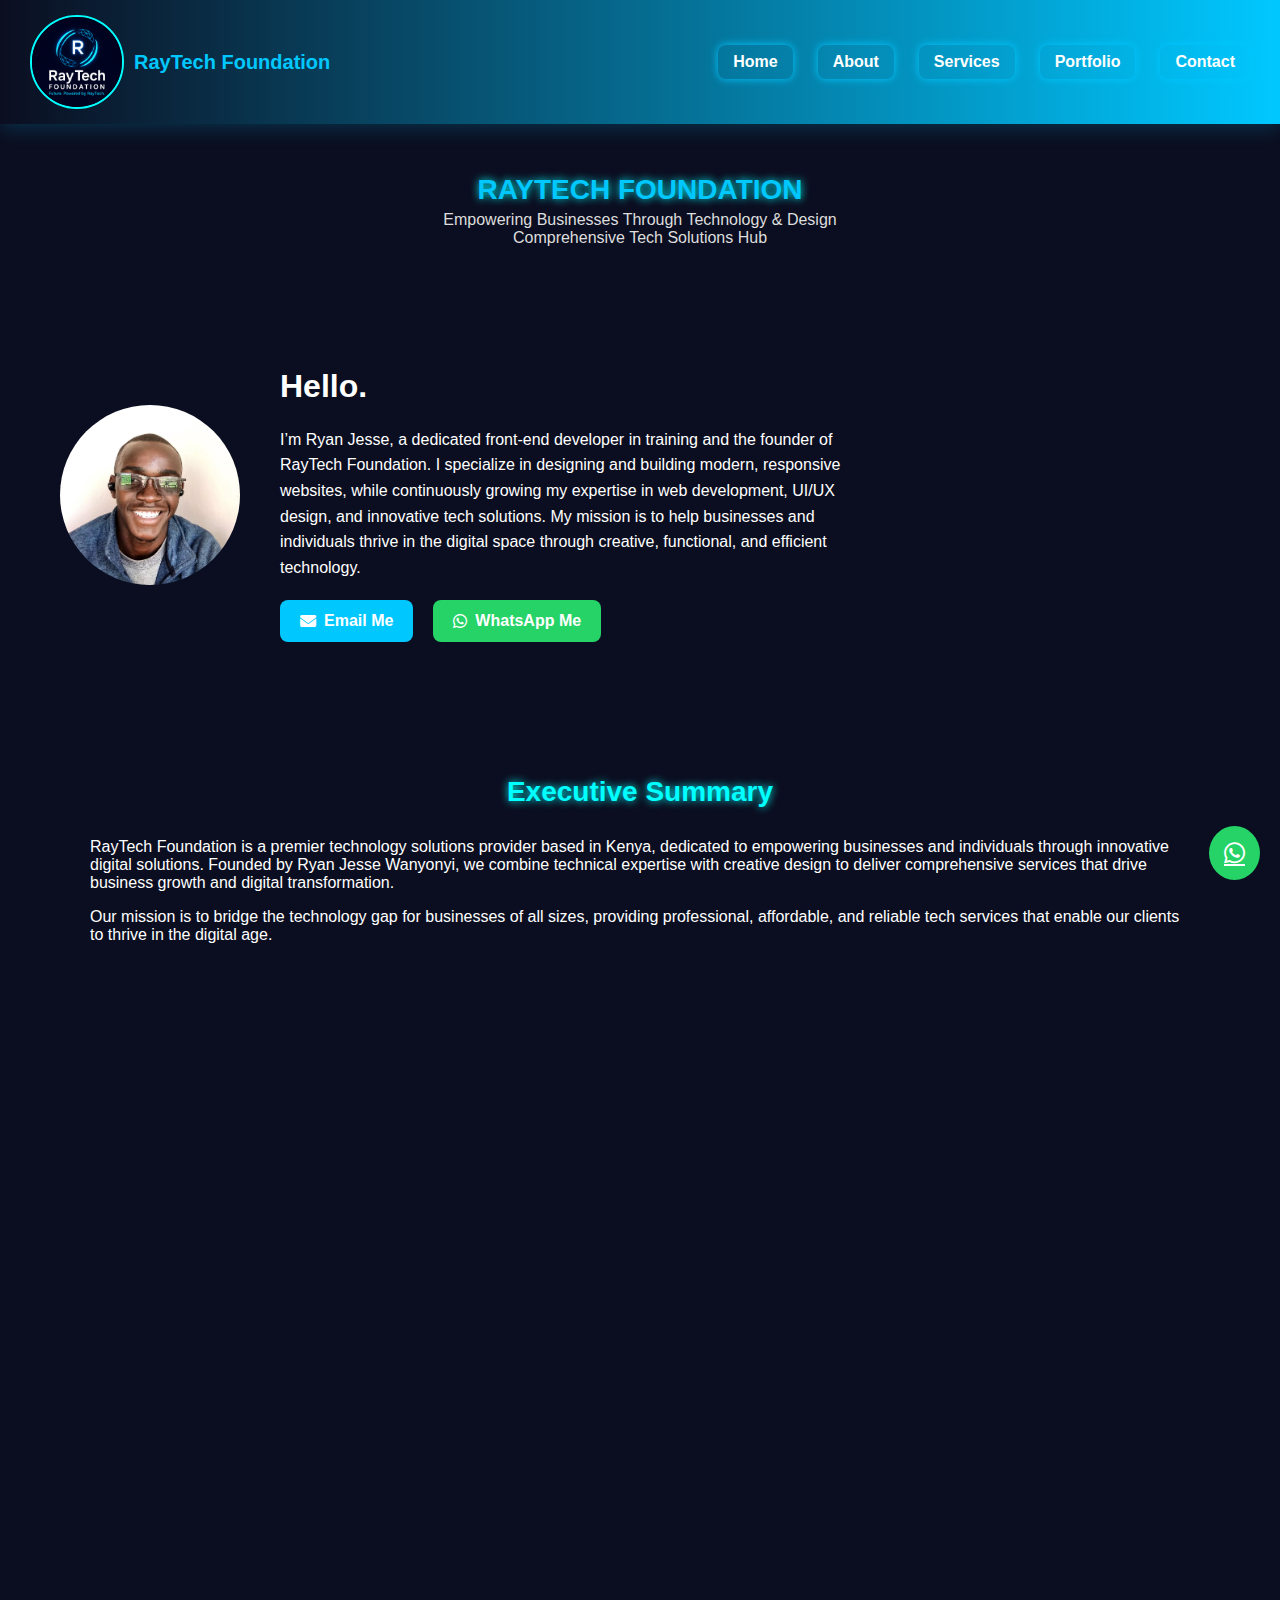
<file: about.html>
<!DOCTYPE html>
<html lang="en">
<head>
<meta charset="UTF-8">
<meta name="viewport" content="width=device-width, initial-scale=1.0">
<title>RayTech Foundation - Company Profile</title>

<!-- Font Awesome -->
<link rel="stylesheet" href="https://cdnjs.cloudflare.com/ajax/libs/font-awesome/6.4.2/css/all.min.css">
<link rel="stylesheet" href="./assets/css/company.css">
  <link rel="icon" type="image/png" sizes="32x32" href="./assets/images/logo.png">


</head>
<body>


<!-- NAVBAR -->
<header class="navbar">
    <div class="navbar-left">
        <div class="navbar-logo">
            <img src="./assets/images/logo.png" alt="RayTech Logo" style="border: lighter #00FFFF;">
            <span>RayTech Foundation</span>
        </div>
        <div class="navbar-toggle" id="hamburger">
            <span></span>
            <span></span>
            <span></span>
        </div>
    </div>
    <nav class="navbar-links" id="nav-links">
        <a href="index.html">Home</a>
        <a href="about.html">About</a>
        <a href="services.html">Services</a>
        <a href="portfolio.html">Portfolio</a>
        <a href="contact.html">Contact</a>
    </nav>
</header>

<!-- Header -->
<div class="header fade-in">
    <div class="logo-section">
        <!-- <img class="company-logo" src="./assets/images/logo.png" style="height:80px; border-radius:50%;" alt="RayTech Logo"> -->
        <div class="company-info">
            <h1 class="big-title">RAYTECH FOUNDATION</h1>
            <div class="tagline">Empowering Businesses Through Technology & Design</div>
            <div class="foundation">Comprehensive Tech Solutions Hub</div>
        </div>
    </div>
</div>

<!-- Intro Section -->
<section class="intro fade-in">
    <img class="dp" src="./assets/images/Ray.png" alt="Ryan Jesse">
    <div>
      <h1>Hello.</h1>
      <p class="lead">I’m Ryan Jesse, a dedicated front-end developer in training and the founder of RayTech Foundation. I specialize in designing and building modern, responsive websites, while continuously growing my expertise in web development, UI/UX design, and innovative tech solutions. My mission is to help businesses and individuals thrive in the digital space through creative, functional, and efficient technology.</p>
      <div class="cta-buttons">
          <a href="mailto:raytechfoundation@gmail.com" class="btn-cta"><i class="fas fa-envelope"></i> Email Me</a>
          <a href="https://wa.me/254712733412" target="_blank" class="btn-cta wa-btn"><i class="fab fa-whatsapp"></i> WhatsApp Me</a>
      </div>
    </div>
</section>

<!-- Executive Summary -->
<div class="section executive-summary fade-in">
    <h2 class="section-title">Executive Summary</h2>
    <p>RayTech Foundation is a premier technology solutions provider based in Kenya, dedicated to empowering businesses and individuals through innovative digital solutions. Founded by Ryan Jesse Wanyonyi, we combine technical expertise with creative design to deliver comprehensive services that drive business growth and digital transformation.</p>
    <p>Our mission is to bridge the technology gap for businesses of all sizes, providing professional, affordable, and reliable tech services that enable our clients to thrive in the digital age.</p>
</div>

<!-- Company Overview -->
<div class="section fade-in">
    <div class="section-title">Company Overview</div>
    <div class="stats-grid">
        <div class="stat-card">
            <div class="stat-number">2025</div>
            <div class="stat-label">Year Established</div>
        </div>
        <div class="stat-card">
            <div class="stat-number">20+</div>
            <div class="stat-label">Projects Completed</div>
        </div>
        <div class="stat-card">
            <div class="stat-number">4.7/5</div>
            <div class="stat-label">Client Satisfaction</div>
        </div>
        <div class="stat-card">
            <div class="stat-number">5</div>
            <div class="stat-label">Service Categories</div>
        </div>
    </div>

    <h3>Our Vision</h3>
    <p>To be East Africa's leading technology solutions provider, recognized for innovation, reliability, and exceptional client service.</p>

    <h3>Our Mission</h3>
    <p>To empower businesses and individuals with cutting-edge technology solutions that drive growth, enhance security, and create digital excellence.</p>
</div>

<!-- Services Section -->
<div class="section fade-in">
    <div class="section-title">Our Services</div>
    <div class="services-grid">
        <div class="service-card">
            <div class="service-icon">🌐</div>
            <div class="service-title">Web Design & Development</div>
            <p>Custom websites, responsive design, e-commerce solutions, SEO optimization, and ongoing maintenance.</p>
        </div>
        <div class="service-card">
            <div class="service-icon">🎨</div>
            <div class="service-title">Graphic Design & Branding</div>
            <p>Professional branding solutions that make your business stand out and communicate your unique value.</p>
        </div>
        <div class="service-card">
            <div class="service-icon">📄</div>
            <div class="service-title">Document Design</div>
            <p>Professional document creation that enhances your personal and business presentation.</p>
        </div>
        <div class="service-card">
            <div class="service-icon">📹</div>
            <div class="service-title">CCTV & Security Systems</div>
            <p>Comprehensive security solutions to protect your business assets and ensure peace of mind.</p>
        </div>
        <div class="service-card">
            <div class="service-icon">🔧</div>
            <div class="service-title">Tech Support & IT Services</div>
            <p>Reliable technical support to keep your systems running smoothly and efficiently.</p>
        </div>
    </div>
</div>

<!-- Leadership Section -->
<div class="section team-section fade-in">
    <div class="section-title">Leadership</div>
    <div class="team-member">
        <div class="member-name">Ryan Jesse Wanyonyi</div>
        <div class="member-role">Founder & Lead Developer</div>
        <p>A passionate technology enthusiast and university student with expertise in web development, Python programming, and digital solutions. Ryan founded RayTech Foundation to bridge the technology gap for Kenyan businesses and provide comprehensive tech services that drive growth and innovation.</p>
    </div>
</div>

<!-- Contact Section -->
<div class="section contact-info fade-in">
    <h3>Get In Touch</h3>
    <p>Ready to transform your business with our technology solutions? Contact us today!</p>
    <div class="contact-details">
        <div class="contact-item">📍 Nairobi, Kenya</div>
        <div class="contact-item">📞 +254 712 733 412 / +254 792 798 796</div>
        <div class="contact-item">✉️ raytechfoundation@gmail.com</div>
        <div class="contact-item">🌐 www.raytechfoundation.com</div>
    </div>
</div>

<!-- Footer -->
<div class="footer fade-in">
    <strong>RayTech Foundation</strong><br>
    Empowering Businesses Through Technology & Design<br>
    <small>© 2025 RayTech Foundation. All rights reserved.</small>
</div>

<!-- Scripts -->
 <script>
  const faders = document.querySelectorAll('.fade-in');
  const appearOptions = { threshold:0.2, rootMargin:"0px 0px -50px 0px" };
  const appearOnScroll = new IntersectionObserver(function(entries, observer) {
      entries.forEach(entry => {
          if(!entry.isIntersecting) return;
          entry.target.classList.add('show');
          observer.unobserve(entry.target);
      });
  }, appearOptions);
  faders.forEach(fader => appearOnScroll.observe(fader));

  // Hamburger toggle with X animation
  const hamburger = document.getElementById('hamburger');
  const navLinks = document.getElementById('nav-links');

  hamburger.addEventListener('click', () => {
      navLinks.classList.toggle('active');
      hamburger.classList.toggle('active');
  });

  // Optional: close menu when clicking outside
  document.addEventListener('click', (e) => {
      if (!hamburger.contains(e.target) && !navLinks.contains(e.target)) {
          navLinks.classList.remove('active');
          hamburger.classList.remove('active');
      }
  });
</script>

<!-- Floating WhatsApp -->
<a href="https://wa.me/254712733412" target="_blank" class="whatsapp-float">
    <i class="fab fa-whatsapp"></i>
</a>

</body>
</html>
</file>
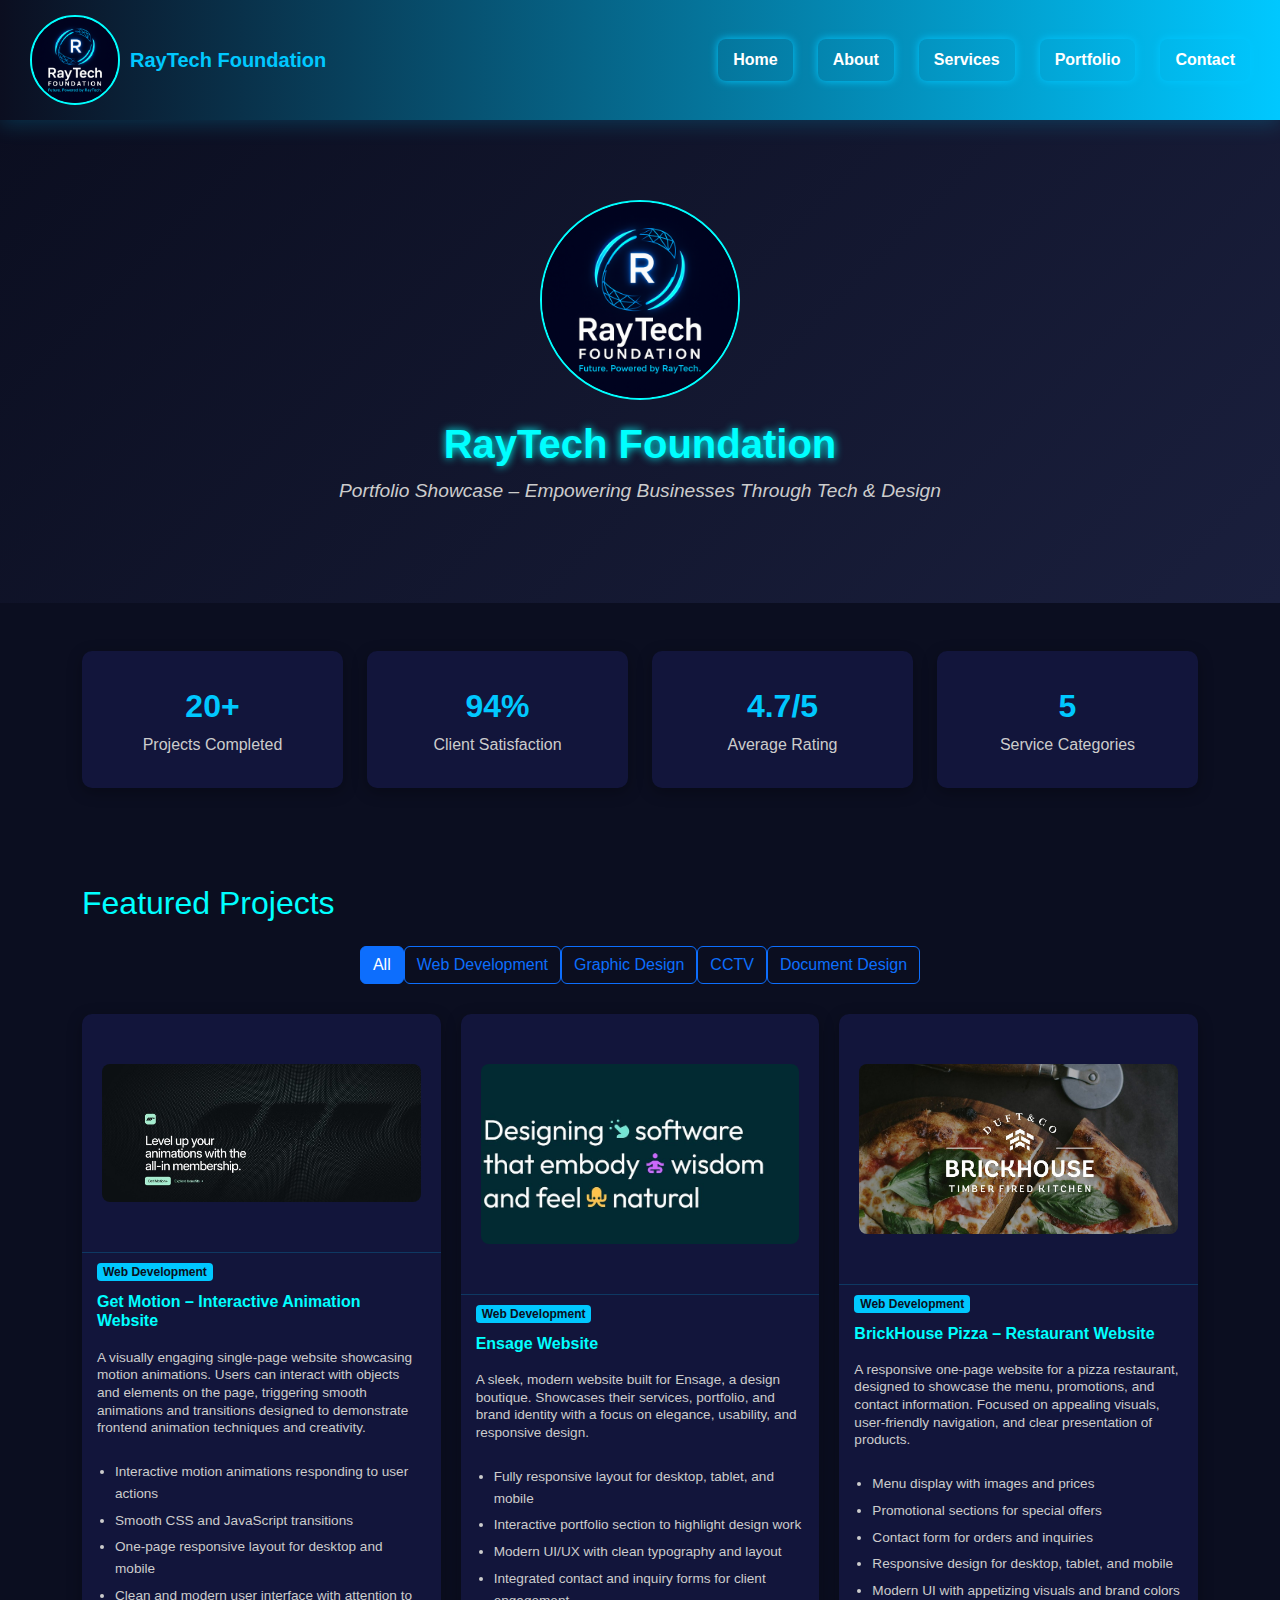
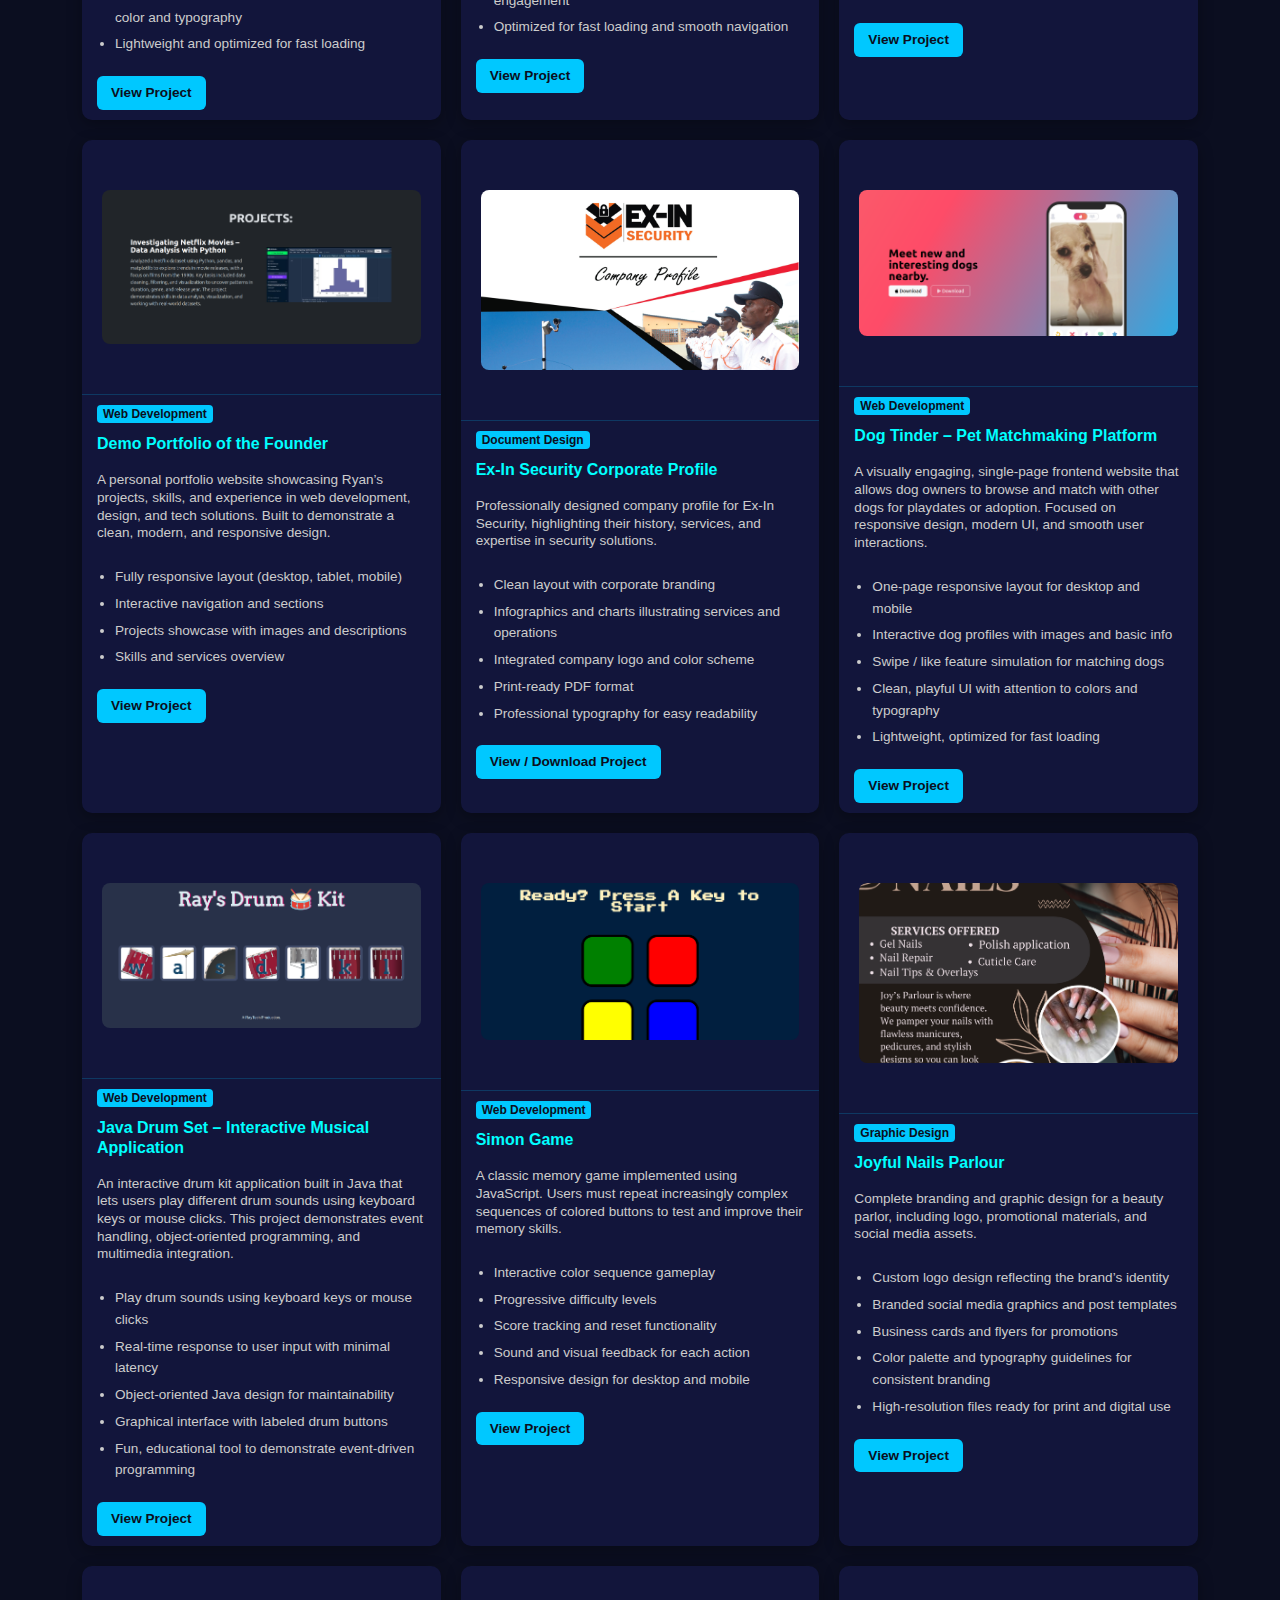
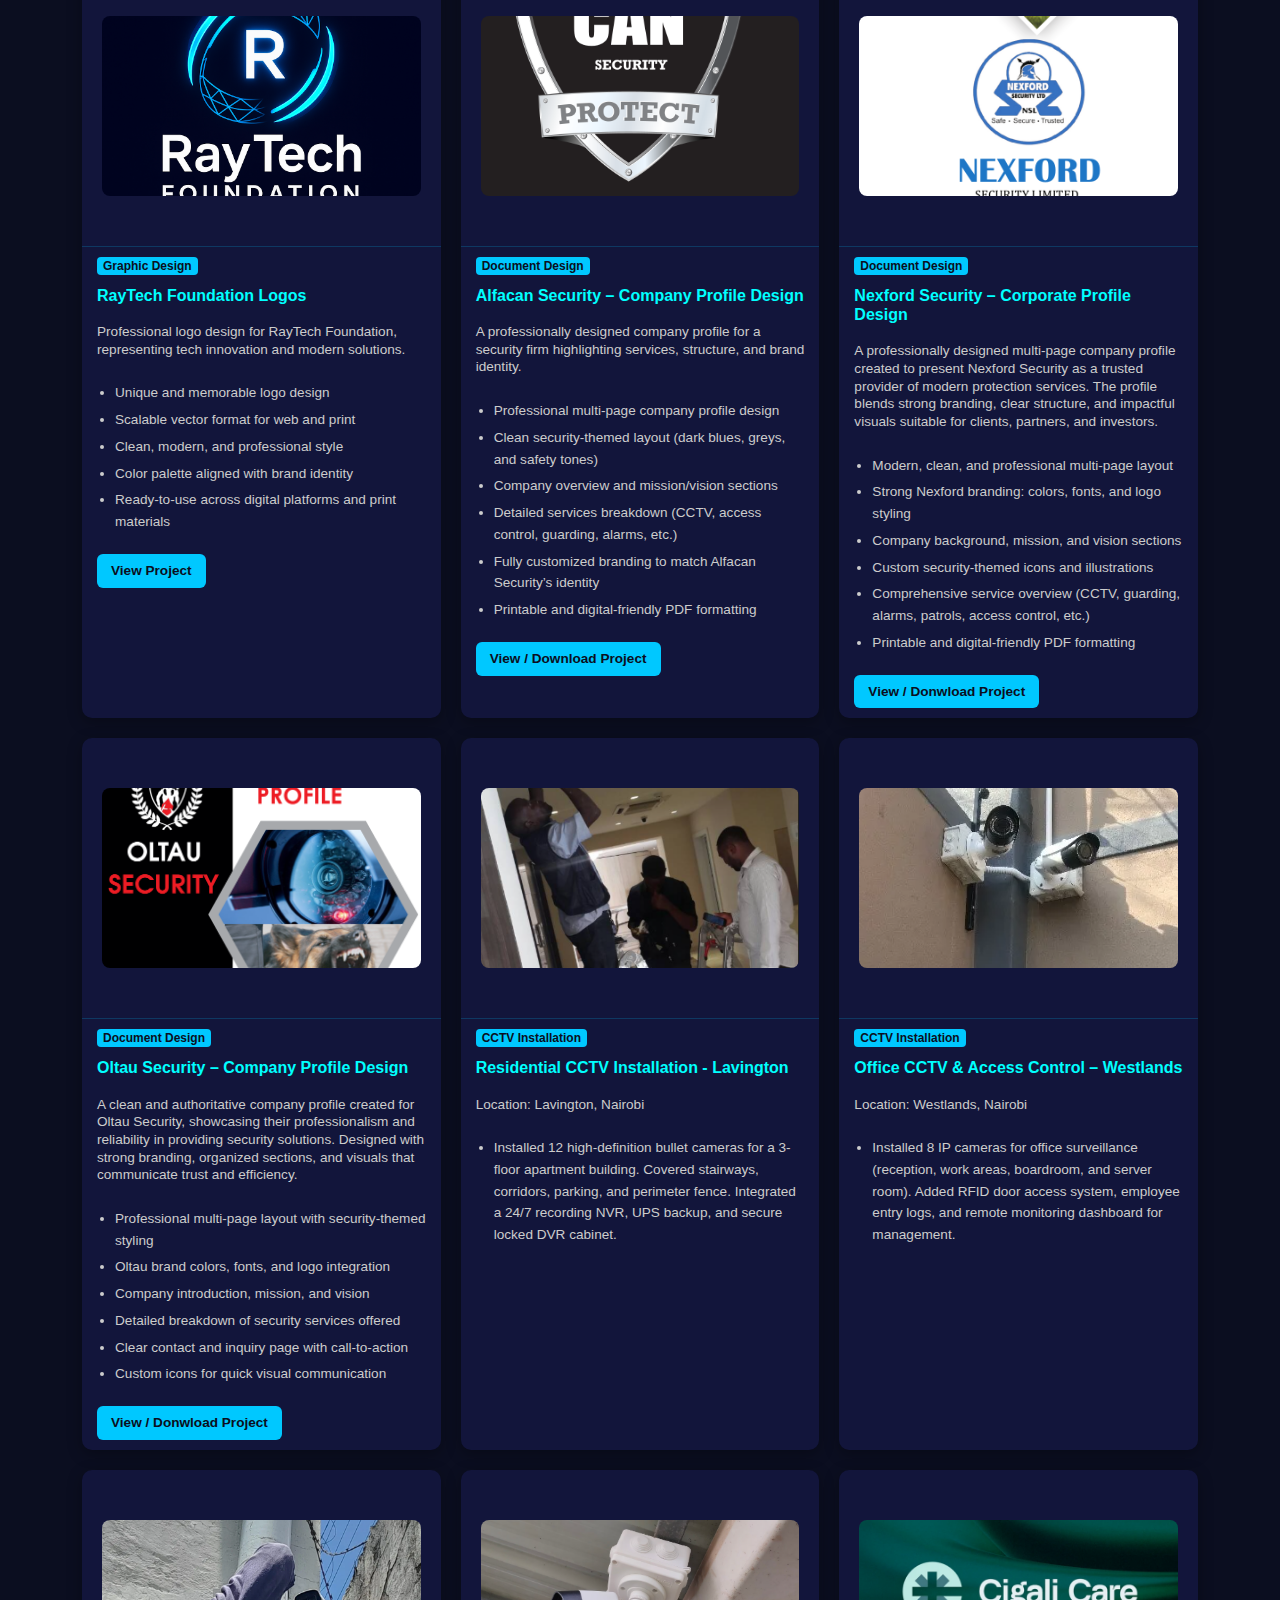
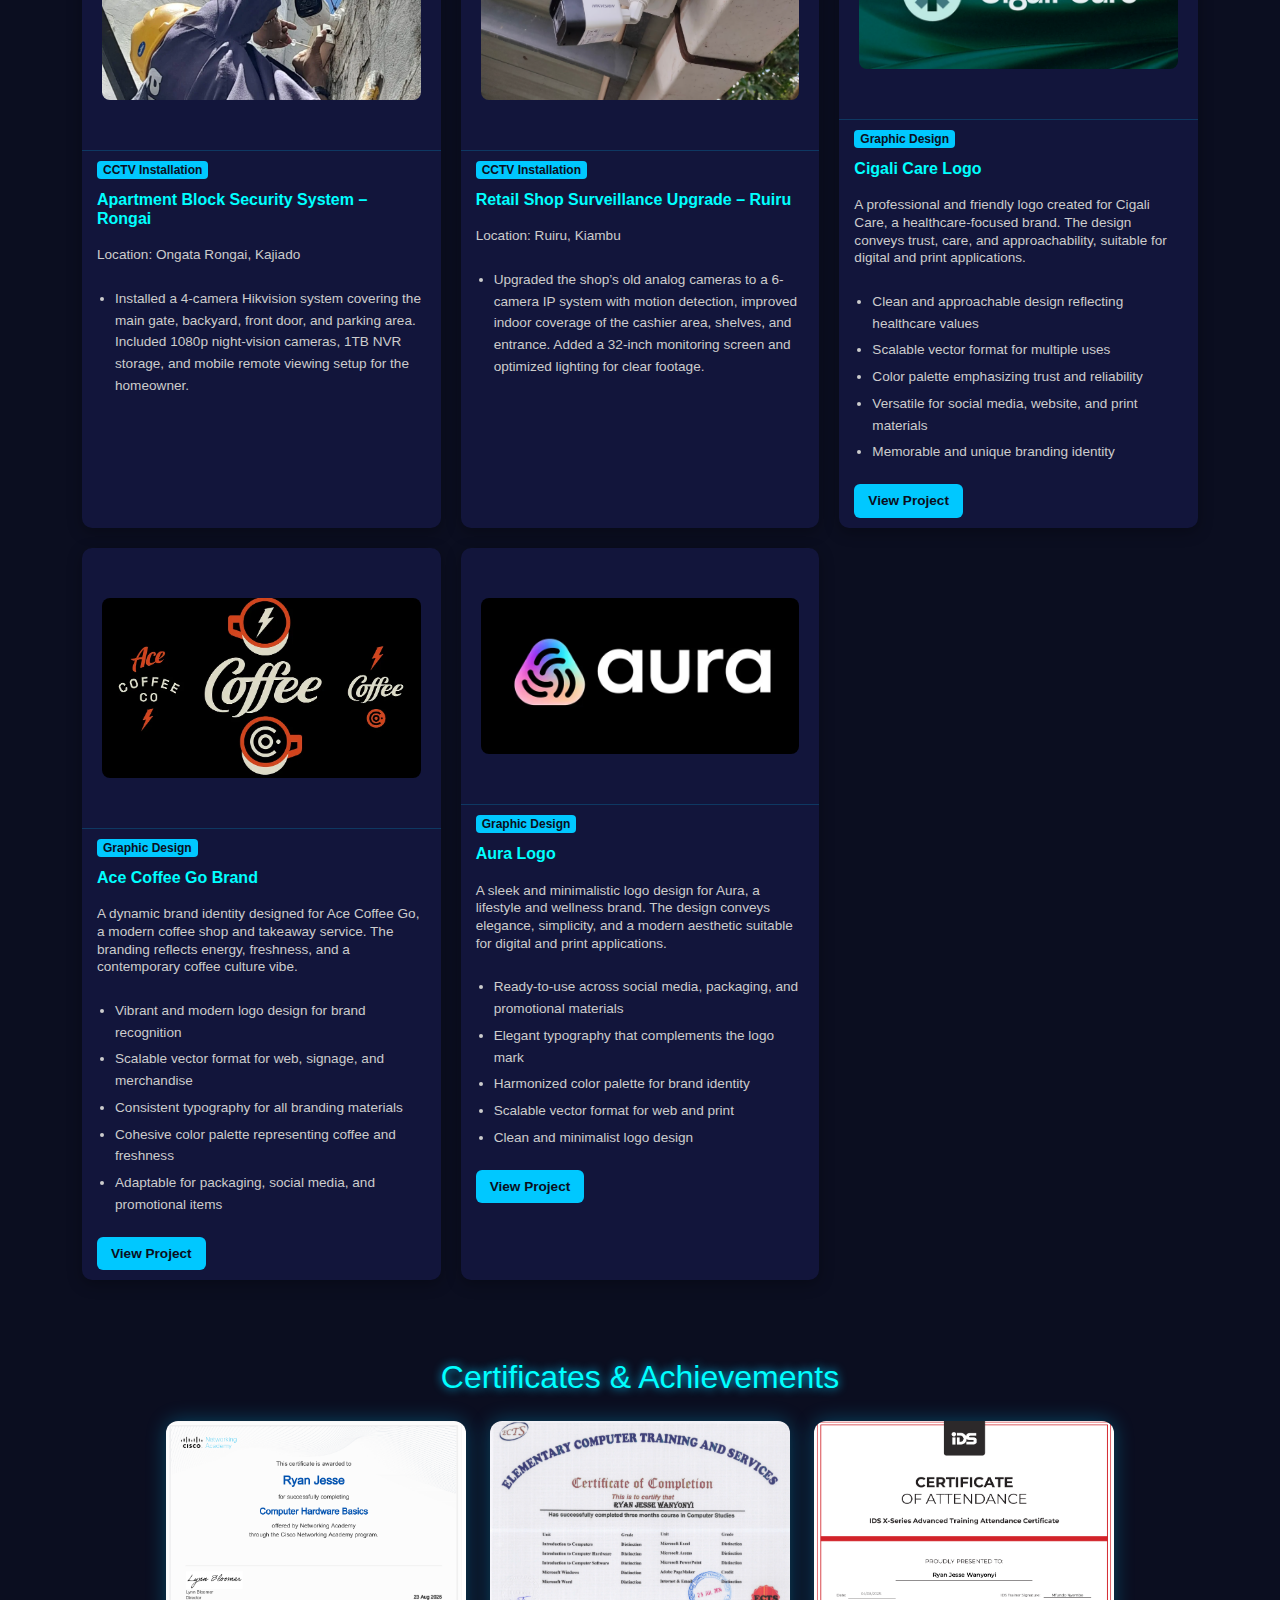
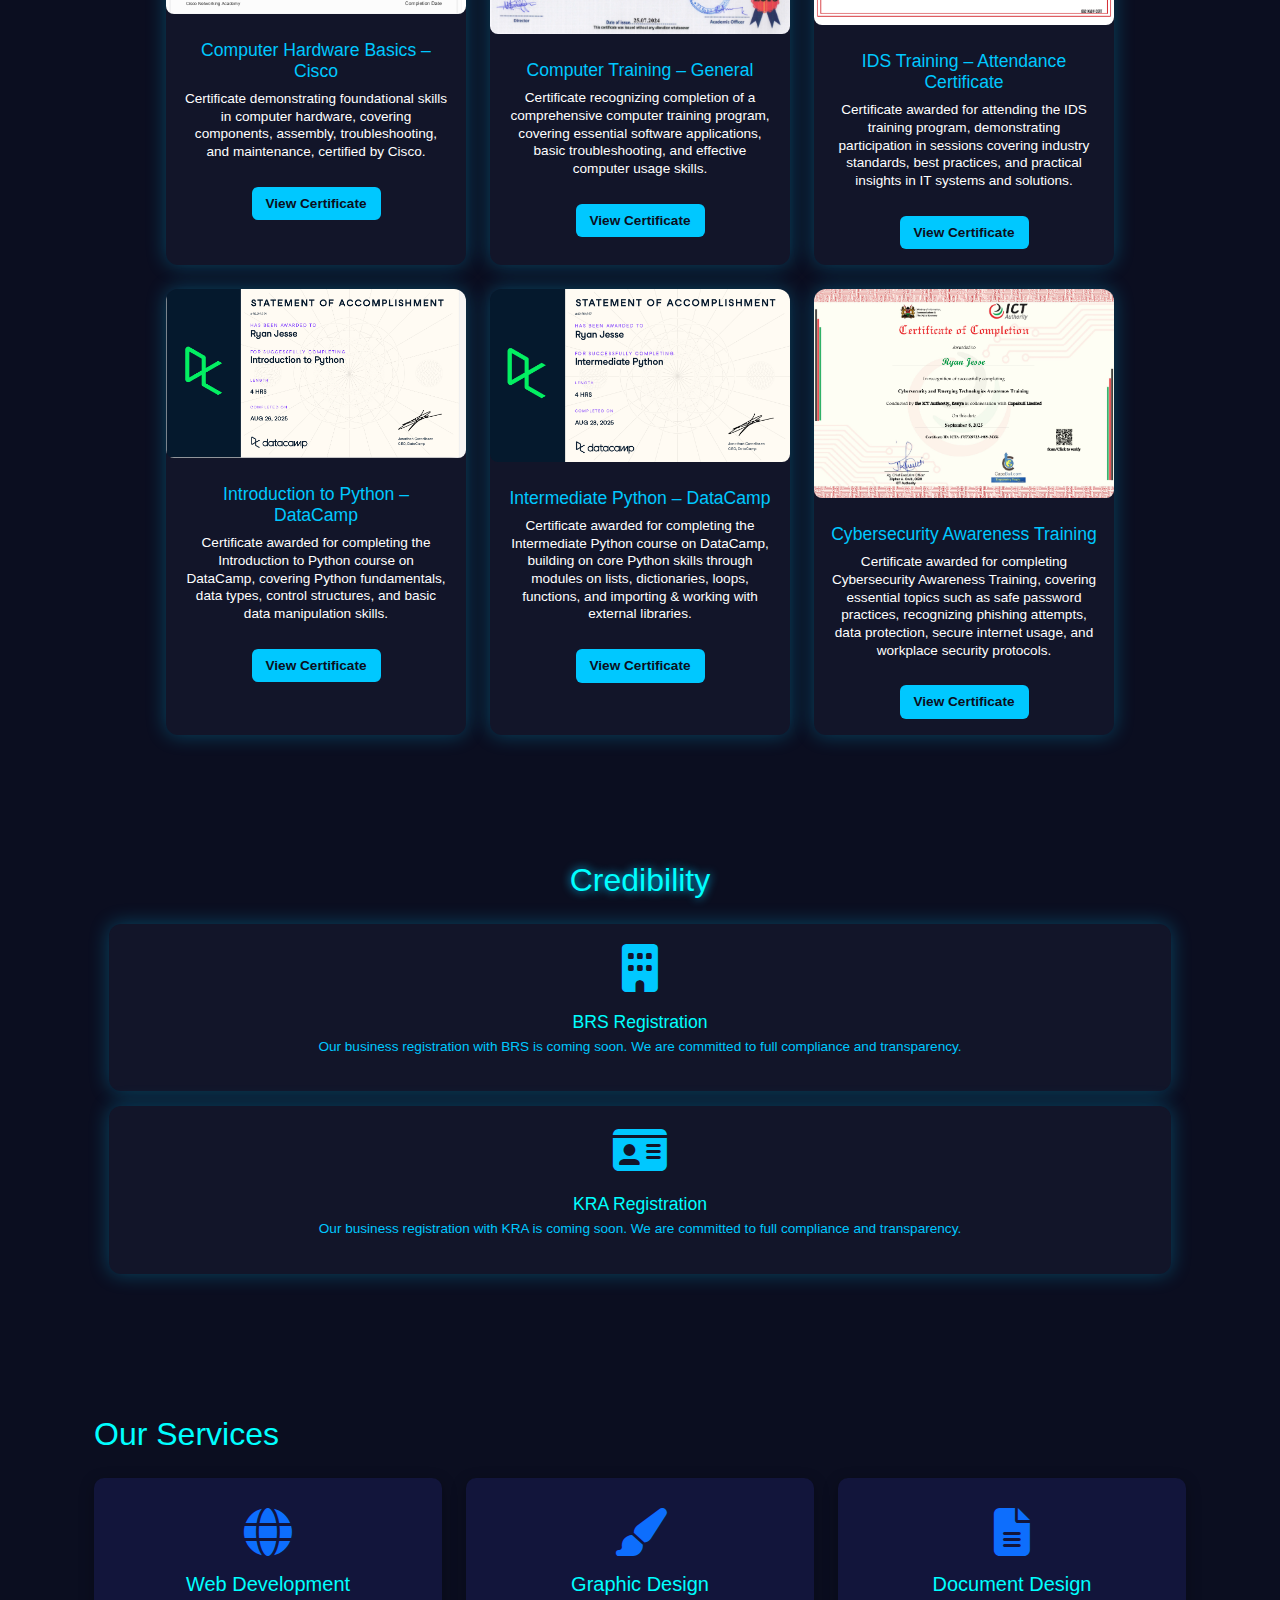
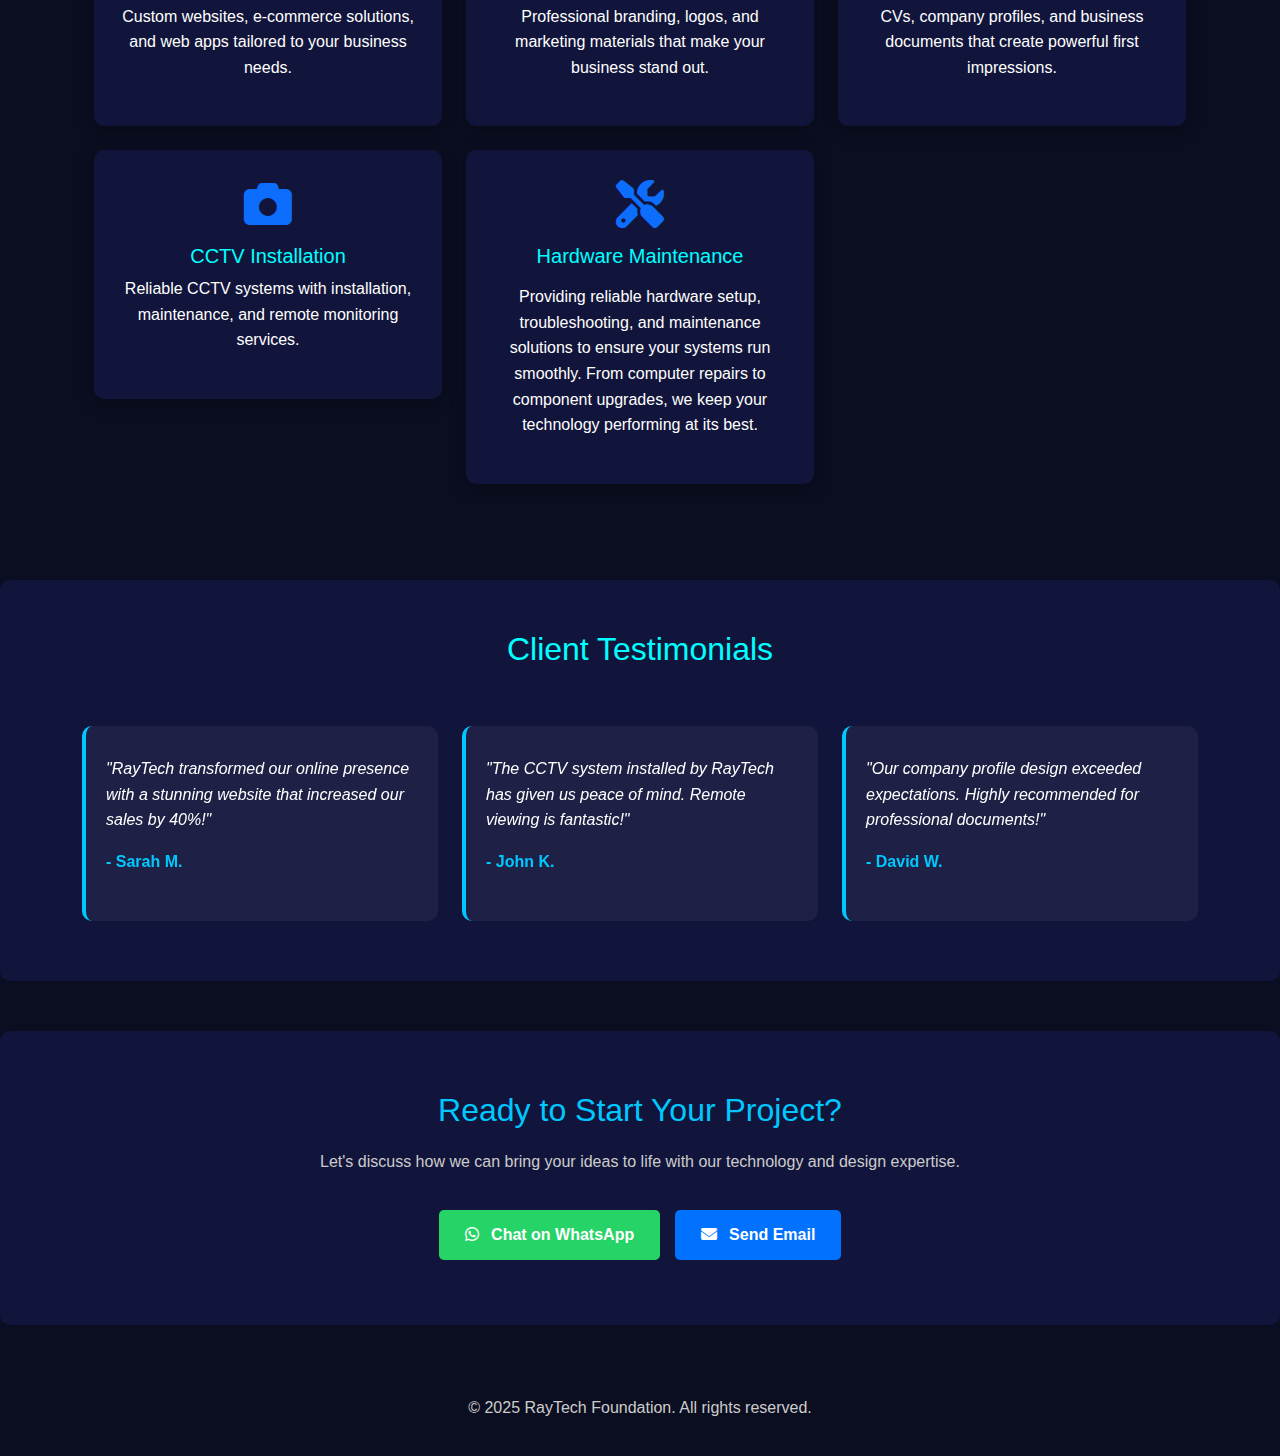
<file: portfolio.html>
<!DOCTYPE html>
<html lang="en">
<head>
  <meta charset="UTF-8">
  <meta name="viewport" content="width=device-width, initial-scale=1.0">
  <title>RayTech Foundation Portfolio</title>

  <!-- Bootstrap CSS -->
  <link href="https://cdn.jsdelivr.net/npm/bootstrap@5.3.2/dist/css/bootstrap.min.css" rel="stylesheet">

  <!-- AOS Animations CSS -->
  <link href="https://unpkg.com/aos@2.3.1/dist/aos.css" rel="stylesheet">

  <!-- Font Awesome Icons -->
  <link rel="stylesheet" href="https://cdnjs.cloudflare.com/ajax/libs/font-awesome/6.5.0/css/all.min.css">

  <!-- Custom CSS -->
  <link rel="stylesheet" href="assets/css/port.css">

  <link rel="icon" href="assets/images/logo.png">
</head>
<body>

  <!-- NAVBAR -->
 <header class="navbar">
    <div class="navbar-left">
        <div class="navbar-logo">
            <img src="./assets/images/logo.png" alt="RayTech Logo">
            <span>RayTech Foundation</span>
        </div>
        <div class="navbar-toggle" id="hamburger">
            <span></span>
            <span></span>
            <span></span>
        </div>
    </div>
    <nav class="navbar-links" id="nav-links">
        <a href="index.html">Home</a>
        <a href="about.html">About</a>
        <a href="services.html">Services</a>
        <a href="portfolio.html">Portfolio</a>
        <a href="contact.html">Contact</a>
    </nav>
</header>
  <!-- HERO -->
  <header>
    <img src="assets/images/logo.png" alt="RayTech Logo" class="company-logo">
    <h1>RayTech Foundation</h1>
    <p>Portfolio Showcase – Empowering Businesses Through Tech & Design</p>
  </header>

  <!-- STATS -->
  <section class="container py-5">
    <div class="row text-center g-4">
      <div class="col-md-3"><div class="stat-card"><div class="stat-number">20+</div><div class="stat-label">Projects Completed</div></div></div>
      <div class="col-md-3"><div class="stat-card"><div class="stat-number">94%</div><div class="stat-label">Client Satisfaction</div></div></div>
      <div class="col-md-3"><div class="stat-card"><div class="stat-number">4.7/5</div><div class="stat-label">Average Rating</div></div></div>
      <div class="col-md-3"><div class="stat-card"><div class="stat-number">5</div><div class="stat-label">Service Categories</div></div></div>
    </div>
  </section>

  <!-- PORTFOLIO -->
  <section class="container py-5" id="portfolio">
    <h2 class="mb-4">Featured Projects</h2>
    <div class="d-flex justify-content-center mb-4 flex-wrap">
      <button class="btn btn-outline-primary filter-btn active" data-filter="all">All</button>
      <button class="btn btn-outline-primary filter-btn" data-filter="Web Development">Web Development</button>
      <button class="btn btn-outline-primary filter-btn" data-filter="Graphic Design">Graphic Design</button>
      <button class="btn btn-outline-primary filter-btn" data-filter="CCTV Installation">CCTV</button>
      <button class="btn btn-outline-primary filter-btn" data-filter="Document Design">Document Design</button>
    </div>
    <div class="portfolio-grid">
<section class="portfolio-preview">
  <div class="portfolio-cards">

    <div class="portfolio-card" data-category="Web Development">
      <div class="portfolio-image">
    <img src="./assets/images/web-1.png" alt="Dog Tinder" style="width:100%; border-radius:8px;">
      </div>
      <div class="portfolio-info">
        <span class="badge">Web Development</span>
        <h5>Get Motion – Interactive Animation Website</h5>
        <p>A visually engaging single-page website showcasing motion animations. 
          Users can interact with objects and elements on the page, triggering 
          smooth animations and transitions designed to demonstrate 
          frontend animation techniques and creativity.</p>
        <ul>
          <li>Interactive motion animations responding to user actions</li>
          <li>Smooth CSS and JavaScript transitions</li>
          <li>One-page responsive layout for desktop and mobile</li>
          <li>Clean and modern user interface with attention to color and typography</li>
          <li>Lightweight and optimized for fast loading</li>
        </ul>
        <a href="" class="cta-btn">View Project</a>
      </div>
    </div>

    <div class="portfolio-card" data-category="Web Development">
      <div class="portfolio-image">
    <img src="./assets/images/web-3.png" alt="Dog Tinder" style="width:100%; border-radius:8px;">
      </div>
      <div class="portfolio-info">
        <span class="badge">Web Development</span>
        <h5>Ensage Website</h5>
        <p>A sleek, modern website built for Ensage, a design boutique. 
          Showcases their services, portfolio, and brand identity 
          with a focus on elegance, usability, and responsive design.</p>
        <ul>
          <li>Fully responsive layout for desktop, tablet, and mobile</li>
          <li>Interactive portfolio section to highlight design work</li>
          <li>Modern UI/UX with clean typography and layout</li>
          <li>Integrated contact and inquiry forms for client engagement</li>
          <li>Optimized for fast loading and smooth navigation</li>
        </ul>
        <a href="" class="cta-btn">View Project</a>
      </div>
    </div>

    <div class="portfolio-card" data-category="Web Development">
      <div class="portfolio-image">
    <img src="./assets/images/web-2.png" alt="Dog Tinder" style="width:100%; border-radius:8px;">
      </div>
      <div class="portfolio-info">
        <span class="badge">Web Development</span>
        <h5>BrickHouse Pizza – Restaurant Website</h5>
        <p>A responsive one-page website for a pizza restaurant, designed to 
          showcase the menu, promotions, and contact information. Focused on 
          appealing visuals, user-friendly
           navigation, and clear presentation of products.</p>
        <ul>
          <li>Menu display with images and prices</li>
          <li>Promotional sections for special offers</li>
          <li>Contact form for orders and inquiries</li>
          <li>Responsive design for desktop, tablet, and mobile</li>
          <li>Modern UI with appetizing visuals and brand colors</li>
        </ul>
        <a href="" class="cta-btn">View Project</a>
      </div>
    </div>

    <div class="portfolio-card" data-category="Web Development">
      <div class="portfolio-image">
    <img src="./assets/images/project-1.png" alt="Demo POrtfolio" style="width:100%; border-radius:8px;">
      </div>
      <div class="portfolio-info">
        <span class="badge">Web Development</span>
        <h5>Demo Portfolio of the Founder</h5>
        <p>A personal portfolio website showcasing Ryan’s projects, skills, and experience in web development, design, and tech solutions.
           Built to demonstrate a clean, modern, and responsive design.</p>
        <ul>
          <li>Fully responsive layout (desktop, tablet, mobile)</li>
          <li>Interactive navigation and sections</li>
          <li>Projects showcase with images and descriptions</li>
          <li>Skills and services overview</li>
         
        </ul>
        <a href="https://savageray.github.io/Ray_web/" class="cta-btn">View Project</a>
      </div>
    </div>

     <div class="portfolio-card" data-category="Document Design">
      <div class="portfolio-image">
    <img src="./assets/images/project-2.png" alt="Corporate Profile" style="width:100%; border-radius:8px;">
      </div>
      <div class="portfolio-info">
        <span class="badge">Document Design</span>
        <h5>Ex-In Security Corporate Profile</h5>
        <p>Professionally designed company profile for Ex-In Security, highlighting their history, services, and expertise in security solutions.</p>
        <ul>
          <li>Clean layout with corporate branding</li>
          <li>Infographics and charts illustrating services and operations</li>
          <li>Integrated company logo and color scheme</li>
          <li>Print-ready PDF format</li>
           <li>Professional typography for easy readability</li>
        </ul>
        <a href="./assets/files/EXIN COMPANY PROFILE.pdf" class="cta-btn">View / Download Project</a>
      </div>
    </div>

     <div class="portfolio-card" data-category="Web Development">
      <div class="portfolio-image">
    <img src="./assets/images/project-3.png" alt="Dog Tinder" style="width:100%; border-radius:8px;">
      </div>
      <div class="portfolio-info">
        <span class="badge">Web Development</span>
        <h5>Dog Tinder – Pet Matchmaking Platform</h5>
        <p>A visually engaging, single-page frontend website that allows dog owners to browse and match with other dogs for playdates or adoption. Focused on responsive design, modern UI, and smooth user interactions.</p>
        <ul>
          <li>One-page responsive layout for desktop and mobile</li>
          <li>Interactive dog profiles with images and basic info</li>
          <li>Swipe / like feature simulation for matching dogs</li>
          <li>Clean, playful UI with attention to colors and typography</li>
          <li>Lightweight, optimized for fast loading</li>
        </ul>
        <a href="https://savageray.github.io/Dog_demo_website/" class="cta-btn">View Project</a>
      </div>
    </div>

    <div class="portfolio-card" data-category="Web Development">
      <div class="portfolio-image">
    <img src="./assets/images/project-4.png" alt="Java Drum Set" style="width:100%; border-radius:8px;">
      </div>
      <div class="portfolio-info">
        <span class="badge">Web Development</span>
        <h5>Java Drum Set – Interactive Musical Application</h5>
        <p>An interactive drum kit application built in Java that lets users play different
           drum sounds using keyboard keys or mouse clicks. This project demonstrates event handling, object-oriented programming, and multimedia integration.</p>
        <ul>
          <li>Play drum sounds using keyboard keys or mouse clicks</li>
          <li>Real-time response to user input with minimal latency</li>
          <li>Object-oriented Java design for maintainability</li>
          <li>Graphical interface with labeled drum buttons</li>
          <li>Fun, educational tool to demonstrate event-driven programming</li>
        </ul>
        <a href="https://savageray.github.io/Drum_kit/" class="cta-btn">View Project</a>
      </div>
    </div>

     
    <div class="portfolio-card" data-category="Web Development">
      <div class="portfolio-image">
    <img src="./assets/images/project-5.png" alt="Simon game" style="width:100%; border-radius:8px;">
      </div>
      <div class="portfolio-info">
        <span class="badge">Web Development</span>
        <h5>Simon Game</h5>
        <p>A classic memory game implemented using JavaScript. Users must repeat 
          increasingly complex sequences of colored buttons to test and improve their memory skills.</p>
        <ul>
          <li>Interactive color sequence gameplay</li>
          <li>Progressive difficulty levels</li>
          <li>Score tracking and reset functionality</li>
          <li>Sound and visual feedback for each action</li>
          <li>Responsive design for desktop and mobile</li>
        </ul>
        <a href="https://savageray.github.io/Simon_Game/" class="cta-btn">View Project</a>
      </div>
    </div>

    <div class="portfolio-card" data-category="Graphic Design">
      <div class="portfolio-image">
    <img src="./assets/images/project-6.png" alt="Joyful nails" style="width:100%; border-radius:8px;">
      </div>
      <div class="portfolio-info">
        <span class="badge">Graphic Design</span>
        <h5>Joyful Nails Parlour</h5>
        <p>Complete branding and graphic design for a beauty parlor, 
          including logo, promotional materials, and social media assets.</p>
        <ul>
          <li>Custom logo design reflecting the brand’s identity</li>
          <li>Branded social media graphics and post templates</li>
          <li>Business cards and flyers for promotions</li>
          <li>Color palette and typography guidelines for consistent branding</li>
          <li>High-resolution files ready for print and digital use</li>
        </ul>
        <a href="./assets/images/project-6.png" class="cta-btn">View Project</a>
      </div>
    </div>

    <div class="portfolio-card" data-category="Graphic Design">
      <div class="portfolio-image">
    <img src="./assets/images/logo.png" alt="Corporate Profile" style="width:100%; border-radius:8px;">
      </div>
      <div class="portfolio-info">
        <span class="badge">Graphic Design</span>
        <h5>RayTech Foundation Logos</h5>
        <p>Professional logo design for RayTech
           Foundation, representing tech innovation and modern solutions.</p>
        <ul>
          <li>Unique and memorable logo design</li>
          <li>Scalable vector format for web and print</li>
          <li>Clean, modern, and professional style</li>
          <li>Color palette aligned with brand identity</li>
          <li>Ready-to-use across digital platforms and print materials</li>
        </ul>
        <a href="./assets/images/logo.png" class="cta-btn">View Project</a>
      </div>
    </div>


     <div class="portfolio-card" data-category="Document Design">
      <div class="portfolio-image">
    <img src="./assets/images/project-7.png" alt="Corporate Profile" style="width:100%; border-radius:8px;">
      </div>
      <div class="portfolio-info">
        <span class="badge">Document Design</span>
        <h5>Alfacan Security – Company Profile Design</h5>
        <p>A professionally designed company profile for a security firm highlighting services, structure, and brand identity.</p>
        <ul>
          <li>Professional multi-page company profile design</li>
          <li>Clean security-themed layout (dark blues, greys, and safety tones)</li>
          <li>Company overview and mission/vision sections</li>
          <li>Detailed services breakdown (CCTV, access control, guarding, alarms, etc.)</li>
          <li>Fully customized branding to match Alfacan Security’s identity</li>
          <li>Printable and digital-friendly PDF formatting</li>
        </ul>
        <a href="./assets/files/ALFACAN Company profile.pdf" class="cta-btn">View / Download Project</a>
      </div>
    </div>


    <div class="portfolio-card" data-category="Document Design">
      <div class="portfolio-image">
    <img src="./assets/images/project-8.png" alt="Corporate Profile" style="width:100%; border-radius:8px;">
      </div>
      <div class="portfolio-info">
        <span class="badge">Document Design</span>
        <h5>Nexford Security – Corporate Profile Design</h5>
        <p>A professionally designed multi-page company profile created to present Nexford Security as a trusted provider of modern protection services. The profile blends strong branding, clear structure, 
          and impactful visuals suitable for clients, partners, and investors.</p>
        <ul>
          <li>Modern, clean, and professional multi-page layout</li>
          <li>Strong Nexford branding: colors, fonts, and logo styling</li>
          <li>Company background, mission, and vision sections</li>
          <li>Custom security-themed icons and illustrations</li>
          <li>Comprehensive service overview (CCTV, guarding, alarms, patrols, access control, etc.)</li>
          <li>Printable and digital-friendly PDF formatting</li>
        </ul>
        <a href="./assets/files/COMPANY PROFILE.pdf" class="cta-btn">View / Donwload Project</a>
      </div>
    </div>


     <div class="portfolio-card" data-category="Document Design">
      <div class="portfolio-image">
    <img src="./assets/images/project-9.png" alt="Corporate Profile" style="width:100%; border-radius:8px;">
      </div>
      <div class="portfolio-info">
        <span class="badge">Document Design</span>
        <h5>Oltau Security – Company Profile Design</h5>
        <p>A clean and authoritative company profile created for Oltau Security, 
          showcasing their professionalism and reliability in providing security 
          solutions. Designed with strong branding, 
          organized sections, and visuals that communicate trust and efficiency.</p>
        <ul>
          <li>Professional multi-page layout with security-themed styling</li>
          <li>Oltau brand colors, fonts, and logo integration</li>
          <li>Company introduction, mission, and vision</li>
          <li>Detailed breakdown of security services offered</li>
          <li>Clear contact and inquiry page with call-to-action</li>
          <li>Custom icons for quick visual communication</li>
        </ul>
        <a href="./assets/files/oltau profile 2022.final.pdf" class="cta-btn">View / Donwload Project</a>
      </div>
    </div>
    
    
    <div class="portfolio-card" data-category="CCTV Installation">
      <div class="portfolio-image">
    <img src="./assets/images/CCTV-1.png" alt="Corporate Profile" style="width:100%; border-radius:8px;">
      </div>
      <div class="portfolio-info">
        <span class="badge">CCTV Installation</span>
        <h5>Residential CCTV Installation - Lavington</h5>
        <p>Location: Lavington, Nairobi</p>
        <ul>
          <li>Installed 12 high-definition bullet cameras for a 3-floor apartment building. Covered stairways, corridors, parking, and perimeter fence. Integrated a 24/7 recording NVR, UPS backup, and secure locked DVR cabinet.</li>
        
        </ul>
        <!-- <a href="./assets/files/oltau profile 2022.final.pdf" class="cta-btn">View / Donwload Project</a> -->
      </div>
    </div>

       <div class="portfolio-card" data-category="CCTV Installation">
      <div class="portfolio-image">
    <img src="./assets/images/CCTV-3.png" alt="Corporate Profile" style="width:100%; border-radius:8px;">
      </div>
      <div class="portfolio-info">
        <span class="badge">CCTV Installation</span>
        <h5>Office CCTV & Access Control – Westlands</h5>
        <p>Location: Westlands, Nairobi</p>
        <ul>
          <li>Installed 8 IP cameras for office surveillance (reception, work areas,
             boardroom, and server room). Added RFID door access system, employee 
             entry logs,
             and remote monitoring dashboard for management.</li>
        
        </ul>
        <!-- <a href="./assets/files/oltau profile 2022.final.pdf" class="cta-btn">View / Donwload Project</a> -->
      </div>
    </div>


     <div class="portfolio-card" data-category="CCTV Installation">
      <div class="portfolio-image">
    <img src="./assets/images/CCTV-2.png" alt="Corporate Profile" style="width:100%; border-radius:8px;">
      </div>
      <div class="portfolio-info">
        <span class="badge">CCTV Installation</span>
        <h5>Apartment Block Security System – Rongai</h5>
        <p>Location: Ongata Rongai, Kajiado</p>
        <ul>
          <li>Installed a 4-camera Hikvision system covering the main gate, backyard, front door, and parking area. Included 1080p night-vision cameras, 1TB NVR storage, and mobile remote viewing setup for the homeowner.</li>
        
        </ul>
        <!-- <a href="./assets/files/oltau profile 2022.final.pdf" class="cta-btn">View / Donwload Project</a> -->
      </div>
    </div>

    <div class="portfolio-card" data-category="CCTV Installation">
      <div class="portfolio-image">
    <img src="./assets/images/CCTV-4.png" alt="Corporate Profile" style="width:100%; border-radius:8px;">
      </div>
      <div class="portfolio-info">
        <span class="badge">CCTV Installation</span>
        <h5>Retail Shop Surveillance Upgrade – Ruiru</h5>
        <p>Location: Ruiru, Kiambu</p>
        <ul>
          <li>Upgraded the shop’s old analog cameras to a 6-camera IP system 
            with motion detection, improved indoor coverage of the cashier area, 
            shelves, and entrance. Added a 32-inch monitoring screen and 
            optimized lighting for clear footage.</li>
        
        </ul>
        <!-- <a href="./assets/files/oltau profile 2022.final.pdf" class="cta-btn">View / Donwload Project</a> -->
      </div>
    </div>

     <div class="portfolio-card" data-category="Graphic Design">
      <div class="portfolio-image">
    <img src="./assets/images/logo-1.png" alt="logo" style="width:100%; border-radius:8px;">
      </div>
      <div class="portfolio-info">
        <span class="badge">Graphic Design</span>
        <h5>Cigali Care Logo</h5>
        <p>A professional and friendly logo created for Cigali Care, a 
          healthcare-focused brand. The design conveys trust, care, and approachability, 
          suitable for digital and print applications.</p>
        <ul>
          <li>Clean and approachable design reflecting healthcare values</li>
          <li>Scalable vector format for multiple uses</li>
          <li>Color palette emphasizing trust and reliability</li>
          <li>Versatile for social media, website, and print materials</li>
          <li>Memorable and unique branding identity</li>
        </ul>
        <a href="./assets/images/logo-1.png" class="cta-btn">View Project</a>
      </div>
    </div>

    <div class="portfolio-card" data-category="Graphic Design">
      <div class="portfolio-image">
    <img src="./assets/images/logo-2.png" alt="logo" style="width:100%; border-radius:8px;">
      </div>
      <div class="portfolio-info">
        <span class="badge">Graphic Design</span>
        <h5>Ace Coffee Go Brand</h5>
        <p>A dynamic brand identity designed for Ace Coffee Go, a modern 
          coffee shop and takeaway service. The branding reflects energy, 
          freshness, and a contemporary coffee culture vibe.</p>
        <ul>
          <li>Vibrant and modern logo design for brand recognition</li>
          <li>Scalable vector format for web, signage, and merchandise</li>
          <li>Consistent typography for all branding materials</li>
          <li>Cohesive color palette representing coffee and freshness</li>
          <li>Adaptable for packaging, social media, and promotional items</li>
        </ul>
        <a href="./assets/images/logo-2.png" class="cta-btn">View Project</a>
      </div>
    </div>

    <div class="portfolio-card" data-category="Graphic Design">
      <div class="portfolio-image">
    <img src="./assets/images/logo-3.png" alt="logo" style="width:100%; border-radius:8px;">
      </div>
      <div class="portfolio-info">
        <span class="badge">Graphic Design</span>
        <h5>Aura Logo</h5>
        <p>A sleek and minimalistic logo design for Aura, a lifestyle and 
          wellness brand. The design conveys elegance, simplicity, and a 
          modern aesthetic suitable for digital and print applications.</p>
        <ul>
          <li>Ready-to-use across social media, packaging, and promotional materials</li>
          <li>Elegant typography that complements the logo mark</li>
          <li>Harmonized color palette for brand identity</li>
          <li>Scalable vector format for web and print</li>
          <li>Clean and minimalist logo design</li>
        </ul>
        <a href="./assets/images/logo-3.png" class="cta-btn">View Project</a>
      </div>
    </div>


      
    <!-- Add more cards here -->
    
  </div>
</section>


<!-- CERTIFICATES -->
<section class="container py-5" id="certificates">
  <h2 class="mb-4">Certificates & Achievements</h2>
  <div class="certificates-grid d-flex flex-wrap justify-content-center gap-4">

    <div class="certificate-card" data-category="Certificate">
  <div class="certificate-image">
    <img src="./assets/images/cert-1.png" alt="Web Development Certificate" style="width:100%; border-radius:8px; max-width:300px;">
  </div>
  <div class="certificate-info p-3 text-center">
    <h5>Computer Hardware Basics – Cisco</h5>
    <p>Certificate demonstrating foundational skills in computer hardware, covering components, assembly,
       troubleshooting, and maintenance, certified by Cisco.</p>
    <a href="./assets/files/Computer_Hardware_Basics_certificate_rjwanyonyi-gmail-com_9cb905e1-4a01-4c21-8c19-0c7858461338.pdf" target="_blank" class="cta-btn">View Certificate</a>
  </div>
</div>

 <div class="certificate-card" data-category="Certificate">
  <div class="certificate-image">
    <img src="./assets/images/cert-2.png" alt="Web Development Certificate" style="width:100%; border-radius:8px; max-width:300px;">
  </div>
  <div class="certificate-info p-3 text-center">
    <h5>Computer Training – General</h5>
    <p>Certificate recognizing completion of a comprehensive computer training program, covering essential software applications, 
      basic troubleshooting, and effective computer usage skills.</p>
    <a href="./assets/files/Computer training certificate220.pdf" target="_blank" class="cta-btn">View Certificate</a>
  </div>
</div>

   <div class="certificate-card" data-category="Certificate">
  <div class="certificate-image">
    <img src="./assets/images/cert-3.png" alt="Web Development Certificate" style="width:100%; border-radius:8px; max-width:300px;">
  </div>
  <div class="certificate-info p-3 text-center">
    <h5>IDS Training – Attendance Certificate</h5>
    <p>Certificate awarded for attending the IDS training program, demonstrating participation in sessions covering industry standards, 
      best practices, and practical insights in IT systems and solutions.</p>
    <a href="./assets/files/IDS X-Series Advanced Training Attendance Certificate - Ryan Jesse Wanyonyi  (1).pdf" target="_blank" class="cta-btn">View Certificate</a>
  </div>
</div>


   <div class="certificate-card" data-category="Certificate">
  <div class="certificate-image">
    <img src="./assets/images/cert-4.png" alt="Web Development Certificate" style="width:100%; border-radius:8px; max-width:300px;">
  </div>
  <div class="certificate-info p-3 text-center">
    <h5>Introduction to Python – DataCamp</h5>
    <p>Certificate awarded for completing the Introduction to Python course on DataCamp, covering Python fundamentals, data types,
       control structures, and basic data manipulation skills.</p>
    <a href="./assets/files/cert-4.pdf" target="_blank" class="cta-btn">View Certificate</a>
  </div>
</div>

   <div class="certificate-card" data-category="Certificate">
  <div class="certificate-image">
    <img src="./assets/images/cert-5.png" alt="Web Development Certificate" style="width:100%; border-radius:8px; max-width:300px;">
  </div>
  <div class="certificate-info p-3 text-center">
    <h5>Intermediate Python – DataCamp</h5>
    <p>Certificate awarded for completing the Intermediate Python course on DataCamp, building on core Python skills through modules on lists, dictionaries,
       loops, functions, and importing & working with external libraries.</p>
    <a href="./assets/files/cert-5.pdf" target="_blank" class="cta-btn">View Certificate</a>
  </div>
</div>

     <div class="certificate-card" data-category="Certificate">
  <div class="certificate-image">
    <img src="./assets/images/cert-6.png" alt="Web Development Certificate" style="width:100%; border-radius:8px; max-width:300px;">
  </div>
  <div class="certificate-info p-3 text-center">
    <h5>Cybersecurity Awareness Training</h5>
    <p>Certificate awarded for completing Cybersecurity Awareness Training, 
      covering essential topics such as safe password practices, recognizing phishing attempts, data protection, 
      secure internet usage, and workplace security protocols.</p>
    <a href="./assets/files/cert-6.pdf" target="_blank" class="cta-btn">View Certificate</a>
  </div>
</div>
    <!-- Add more certificate cards here -->

  </div>
</section>
<section class="container py-5" id="certificates">
  <!-- CREDIBILITY -->
   <h2 class="mb-4">Credibility</h2>
   <div class="credibility-card">
   
  <i class="fa-solid fa-building fa-3x"></i>
  <h5>BRS Registration</h5>
  <p>Our business registration with BRS is coming soon. We are committed to full compliance and transparency.</p>
</div>

<div class="credibility-card">
  <i class="fa-solid fa-id-card fa-3x"></i>
  <h5>KRA Registration</h5>
  <p>Our business registration with KRA is coming soon. We are committed to full compliance and transparency.</p>
</div>
</section>


  <!-- SERVICES -->
  <section id="services" class="py-5">
    <div class="container">
      <h2 class="mb-4">Our Services</h2>
      <div class="row g-4">
        <div class="col-md-6 col-lg-4">
          <div class="service-card">
            <i class="fa-solid fa-globe fa-3x mb-3 text-primary"></i>
            <h5>Web Development</h5>
            <p>Custom websites, e-commerce solutions, and web apps tailored to your business needs.</p>
          </div>
        </div>
        <div class="col-md-6 col-lg-4">
          <div class="service-card">
            <i class="fa-solid fa-paint-brush fa-3x mb-3 text-primary"></i>
            <h5>Graphic Design</h5>
            <p>Professional branding, logos, and marketing materials that make your business stand out.</p>
          </div>
        </div>
        <div class="col-md-6 col-lg-4">
          <div class="service-card">
            <i class="fa-solid fa-file-lines fa-3x mb-3 text-primary"></i>
            <h5>Document Design</h5>
            <p>CVs, company profiles, and business documents that create powerful first impressions.</p>
          </div>
        </div>
        <div class="col-md-6 col-lg-4">
          <div class="service-card">
            <i class="fa-solid fa-camera fa-3x mb-3 text-primary"></i>
            <h5>CCTV Installation</h5>
            <p>Reliable CCTV systems with installation, maintenance, and remote monitoring services.</p>
          </div>
        </div>
        <div class="col-md-6 col-lg-4">
          <div class="service-card">
            <i class="fa-solid fa-tools fa-3x mb-3 text-primary"></i>
            <h5>Hardware Maintenance</h5>
            <p></p>
            <p>Providing reliable hardware setup, troubleshooting, and maintenance solutions to ensure your systems run smoothly. From computer repairs to component upgrades, we keep your technology performing at its best.</p>
          </div>
        </div>
          
        </div>
      </div>
    </div>
  </section>

  <!-- TESTIMONIALS -->
  <section class="testimonials-section">
    <div class="container">
      <h2 class="text-center mb-5">Client Testimonials</h2>
      <div class="row g-4">
        <div class="col-md-4">
          <div class="testimonial-card">
            <p class="testimonial-text">"RayTech transformed our online presence with a stunning website that increased our sales by 40%!"</p>
            <p class="testimonial-author">- Sarah M.</p>
          </div>
        </div>
        <div class="col-md-4">
          <div class="testimonial-card">
            <p class="testimonial-text">"The CCTV system installed by RayTech has given us peace of mind. Remote viewing is fantastic!"</p>
            <p class="testimonial-author">- John K.</p>
          </div>
        </div>
        <div class="col-md-4">
          <div class="testimonial-card">
            <p class="testimonial-text">"Our company profile design exceeded expectations. Highly recommended for professional documents!"</p>
            <p class="testimonial-author">- David W.</p>
          </div>
        </div>
      </div>
    </div>
  </section>

  <!-- CTA -->
  <section class="cta-section">
    <h2>Ready to Start Your Project?</h2>
    <p>Let's discuss how we can bring your ideas to life with our technology and design expertise.</p>
    <a href="https://wa.me/254712733412" class="btn btn-whatsapp"><i class="fab fa-whatsapp me-2"></i> Chat on WhatsApp</a>
    <a href="mailto:raytechfoundation@gmail.com" class="btn btn-email"><i class="fas fa-envelope me-2"></i> Send Email</a>
  </section>

  <!-- FOOTER -->
  <footer>
    <p>© 2025 RayTech Foundation. All rights reserved.</p>
  </footer>

  <!-- SCRIPTS -->
  <script src="https://cdn.jsdelivr.net/npm/bootstrap@5.3.2/dist/js/bootstrap.bundle.min.js"></script>
  <script src="https://unpkg.com/aos@2.3.1/dist/aos.js"></script>
  <script>
    AOS.init({ duration: 800, once: true });

    // Hamburger toggle
    const toggle = document.querySelector('.navbar-toggle');
    const links = document.querySelector('.navbar-links');
    toggle.addEventListener('click', () => {
      links.classList.toggle('active');
      toggle.classList.toggle('active');
    });

    // Portfolio filtering
    const filterBtns = document.querySelectorAll('.filter-btn');
    const cards = document.querySelectorAll('.portfolio-card');

    filterBtns.forEach(btn => {
      btn.addEventListener('click', () => {
        filterBtns.forEach(b => b.classList.remove('active'));
        btn.classList.add('active');
        const cat = btn.dataset.filter;
        cards.forEach(c => {
          c.style.display = (cat === 'all' || c.dataset.category === cat) ? 'block' : 'none';
        });
      });
    });
  </script>

</body>
</html>
</file>
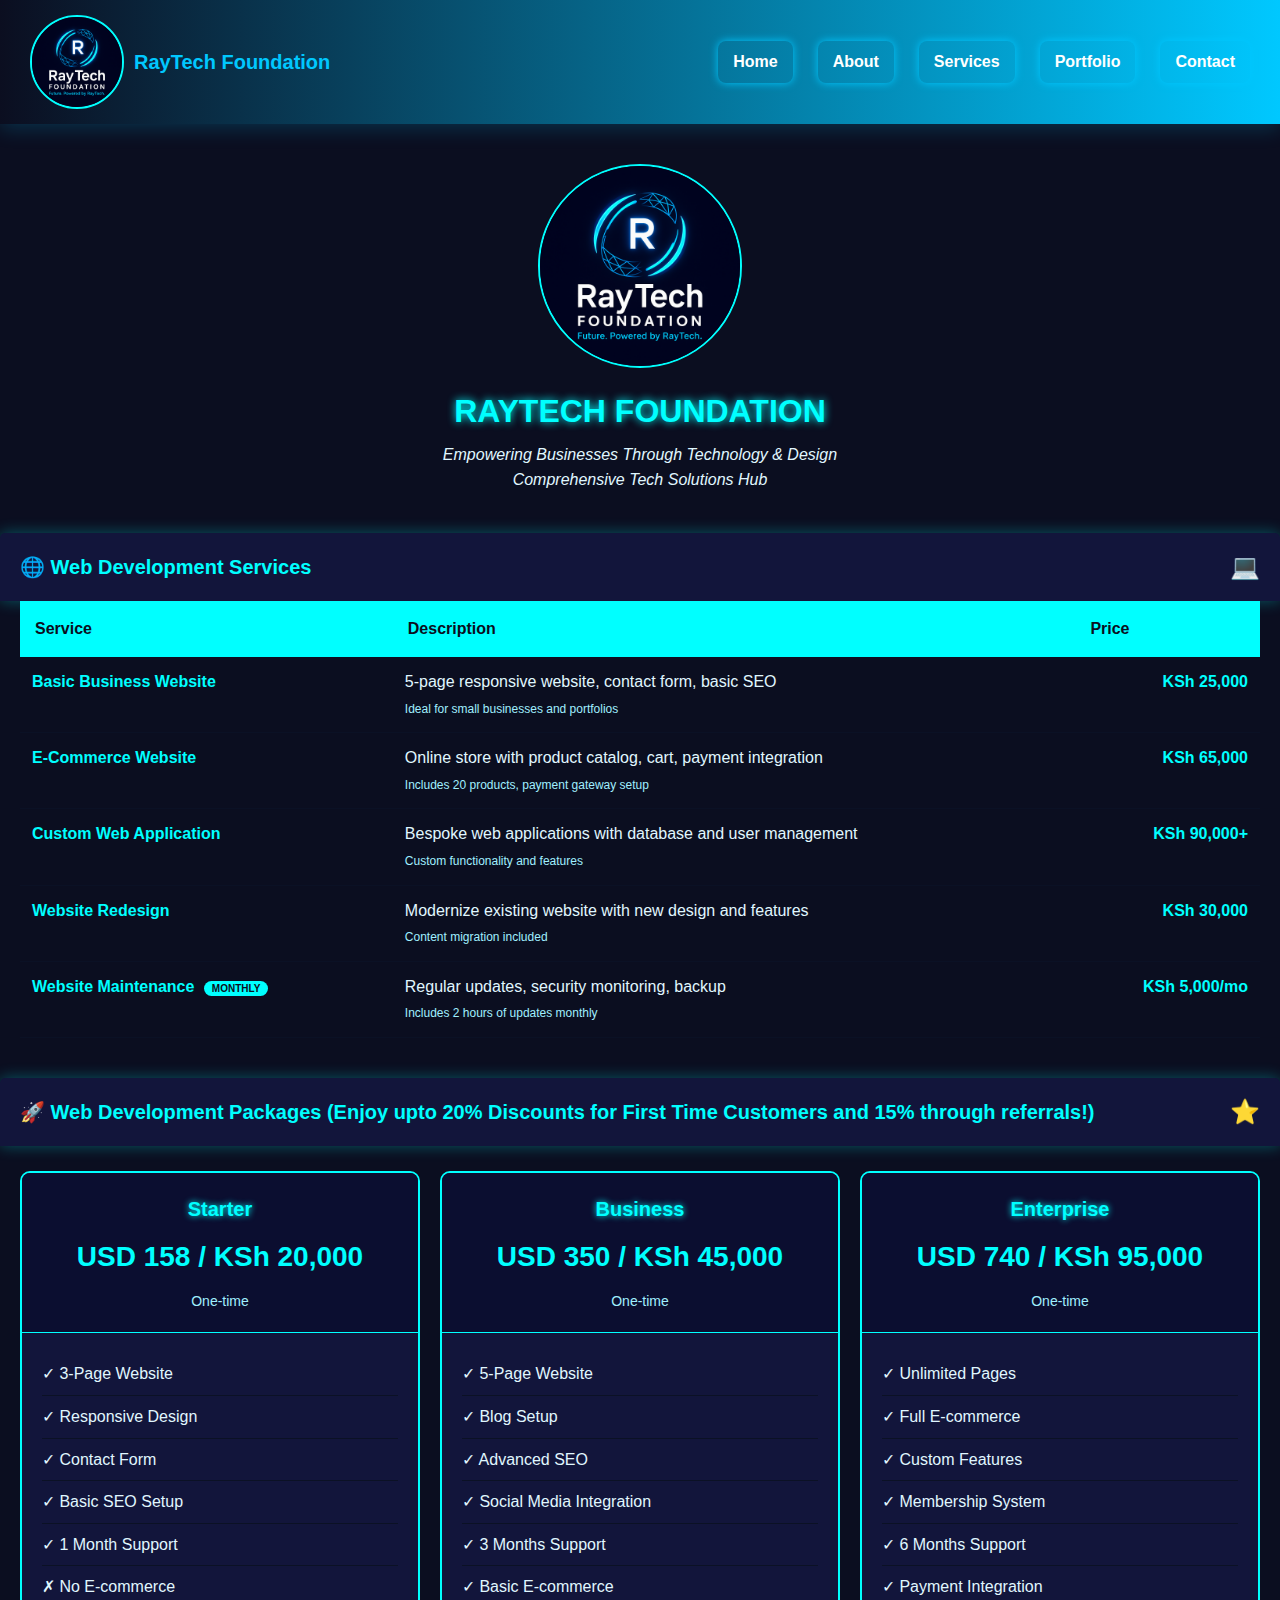
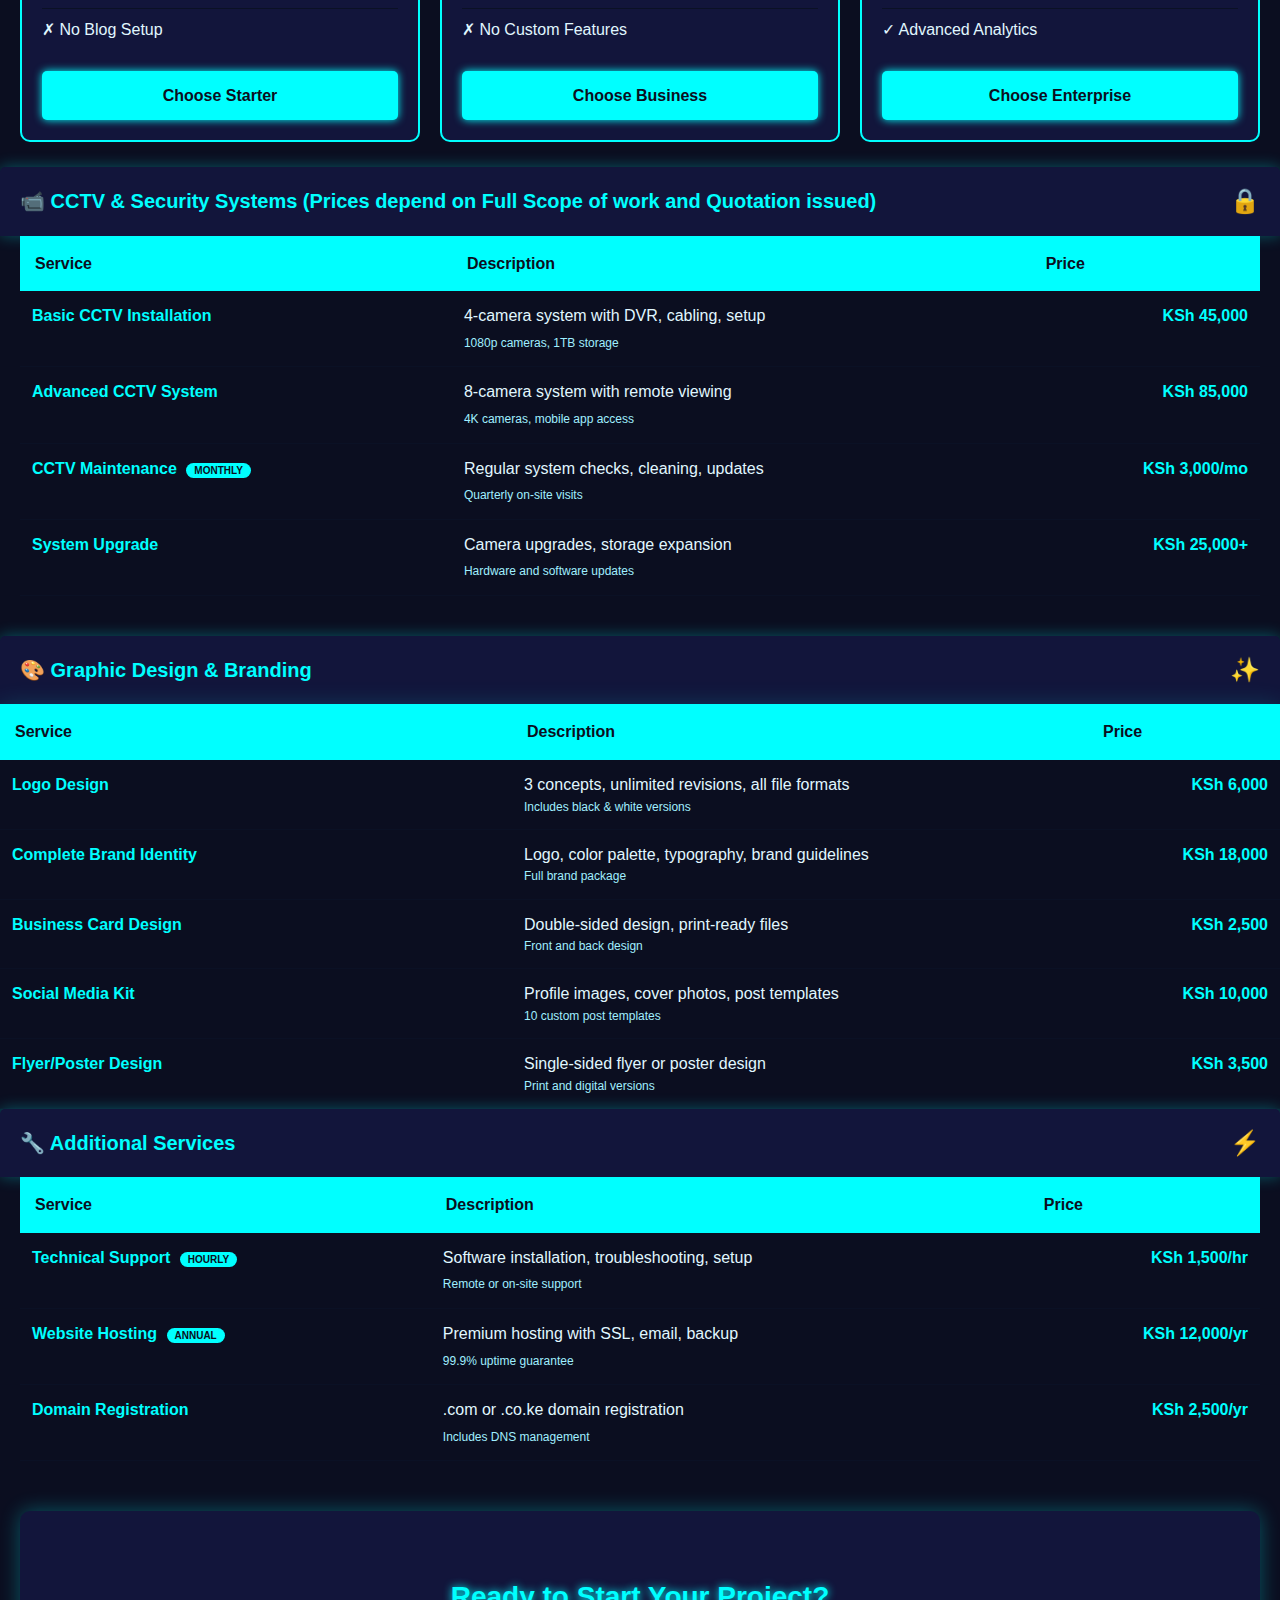
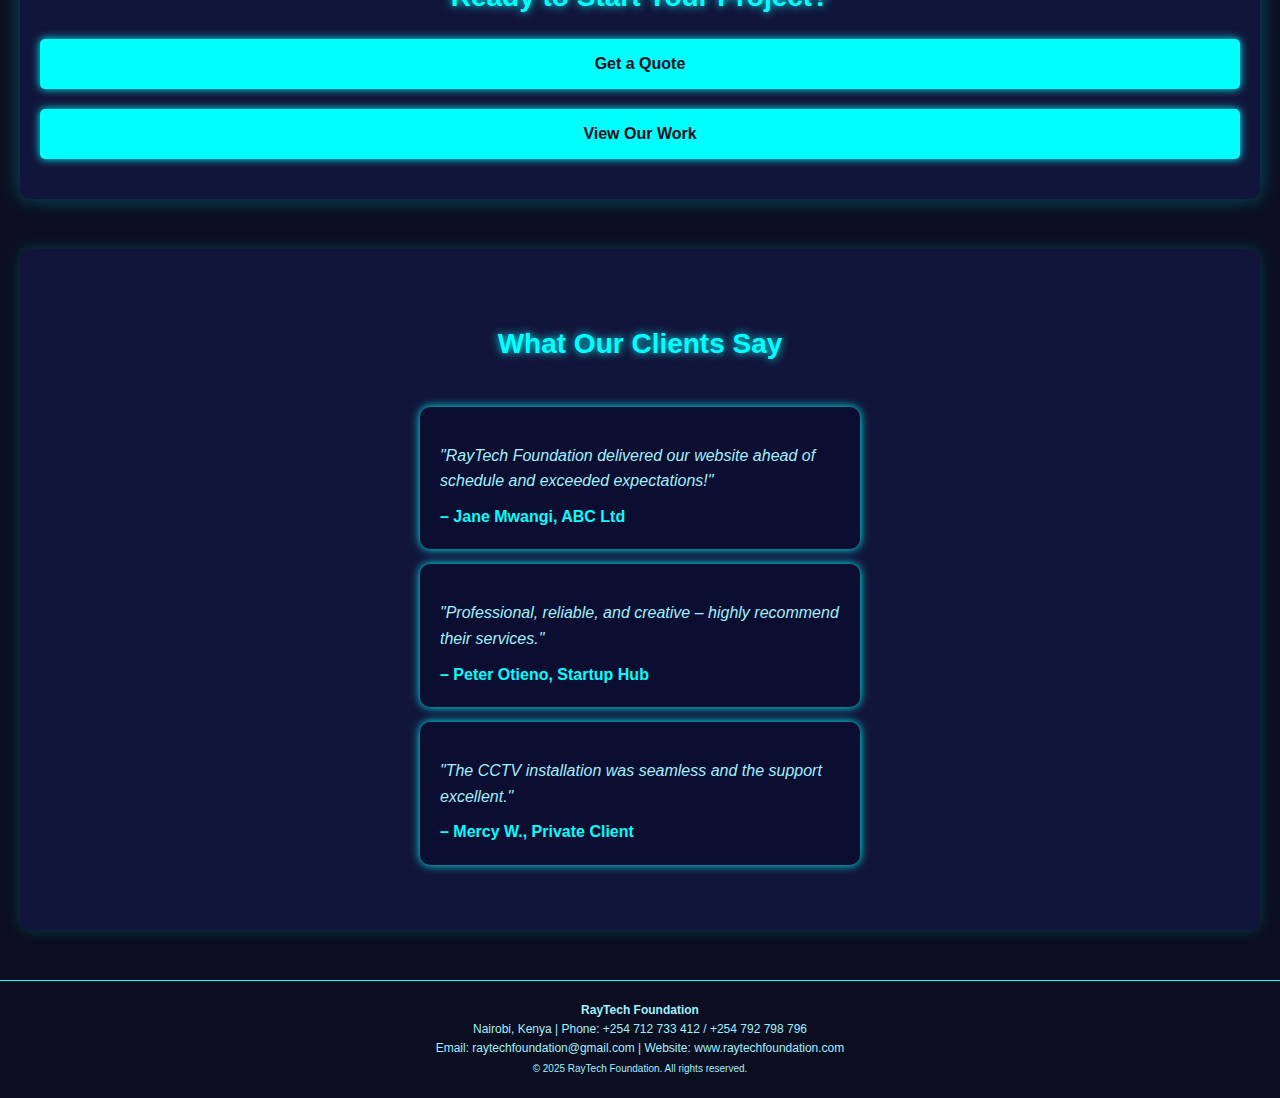
<file: services.html>
<!DOCTYPE html>
<html lang="en">
<head>
<meta charset="UTF-8">
<meta name="viewport" content="width=device-width, initial-scale=1.0">
<title>RayTech Foundation - Services</title>

<!-- Font Awesome -->
<link rel="stylesheet" href="https://cdnjs.cloudflare.com/ajax/libs/font-awesome/6.4.2/css/all.min.css">

<!-- Custom CSS -->
<link rel="stylesheet" href="./assets/css/services.css">
  <link rel="icon" type="image/png" href="./assets/images/logo.png">

</head>
<body>

<!-- NAVBAR -->
<header class="navbar">
    <div class="navbar-left">
        <div class="navbar-logo">
            <img src="./assets/images/logo.png" alt="RayTech Logo">
            <span>RayTech Foundation</span>
        </div>
        <div class="navbar-toggle" id="hamburger">
            <span></span>
            <span></span>
            <span></span>
        </div>
    </div>
    <nav class="navbar-links" id="nav-links">
        <a href="index.html">Home</a>
        <a href="about.html">About</a>
        <a href="services.html">Services</a>
        <a href="portfolio.html">Portfolio</a>
        <a href="contact.html">Contact</a>
    </nav>
</header>

<!-- Header -->
<section class="header">
    <div class="logo-section">
        <img class="company-logo" src="./assets/images/logo.png" alt="RayTech Logo">
        <div class="company-info">
            <h1>RAYTECH FOUNDATION</h1>
            <div class="tagline">Empowering Businesses Through Technology & Design</div>
            <div class="foundation">Comprehensive Tech Solutions Hub</div>
        </div>
    </div>
</section>

<!-- Web Development Services -->
<section class="service-category">
    <div class="category-title">
        <span>🌐 Web Development Services</span>
        <span class="category-icon">💻</span>
    </div>
    <div class="table-wrapper">
    <table class="pricing-table">
        <thead>
            <tr>
                <th>Service</th>
                <th>Description</th>
                <th>Price</th>
            </tr>
        </thead>
        <tbody>
            <tr>
                <td class="service-name">Basic Business Website</td>
                <td>5-page responsive website, contact form, basic SEO<br><span class="service-description">Ideal for small businesses and portfolios</span></td>
                <td class="price">KSh 25,000</td>
            </tr>
            <tr>
                <td class="service-name">E-Commerce Website</td>
                <td>Online store with product catalog, cart, payment integration<br><span class="service-description">Includes 20 products, payment gateway setup</span></td>
                <td class="price">KSh 65,000</td>
            </tr>
            <tr>
                <td class="service-name">Custom Web Application</td>
                <td>Bespoke web applications with database and user management<br><span class="service-description">Custom functionality and features</span></td>
                <td class="price">KSh 90,000+</td>
            </tr>
            <tr>
                <td class="service-name">Website Redesign</td>
                <td>Modernize existing website with new design and features<br><span class="service-description">Content migration included</span></td>
                <td class="price">KSh 30,000</td>
            </tr>
            <tr>
                <td class="service-name">Website Maintenance <span class="package-badge">MONTHLY</span></td>
                <td>Regular updates, security monitoring, backup<br><span class="service-description">Includes 2 hours of updates monthly</span></td>
                <td class="price">KSh 5,000/mo</td>
            </tr>
        </tbody>
    </table>
    </div>
</section>

<!-- Web Development Packages -->
<section class="package-section">
    <div class="category-title">
        <span>🚀 Web Development Packages
            (Enjoy upto 20% Discounts for First Time Customers and 15% through referrals!)
        </span>
        <span class="category-icon">⭐</span>
    </div>
    <div class="packages-grid">
        <div class="package-card">
            <div class="package-header">
                <div class="package-name">Starter</div>
                <div class="package-price">USD 158 / KSh 20,000</div>
                <div class="package-period">One-time</div>
            </div>
            <div class="package-features">
                <ul class="feature-list">
                    <li>✓ 3-Page Website</li>
                    <li>✓ Responsive Design</li>
                    <li>✓ Contact Form</li>
                    <li>✓ Basic SEO Setup</li>
                    <li>✓ 1 Month Support</li>
                    <li>✗ No E-commerce</li>
                    <li>✗ No Blog Setup</li>
                </ul>
                <a href="#" class="cta-button">Choose Starter</a>
            </div>
        </div>

        <div class="package-card">
            <div class="package-header">
                <div class="package-name">Business</div>
                <div class="package-price">USD 350 / KSh 45,000</div>
                <div class="package-period">One-time</div>
            </div>
            <div class="package-features">
                <ul class="feature-list">
                    <li>✓ 5-Page Website</li>
                    <li>✓ Blog Setup</li>
                    <li>✓ Advanced SEO</li>
                    <li>✓ Social Media Integration</li>
                    <li>✓ 3 Months Support</li>
                    <li>✓ Basic E-commerce</li>
                    <li>✗ No Custom Features</li>
                </ul>
                <a href="#" class="cta-button">Choose Business</a>
            </div>
        </div>

        <div class="package-card">
            <div class="package-header">
                <div class="package-name">Enterprise</div>
                <div class="package-price">USD 740 / KSh 95,000</div>
                <div class="package-period">One-time</div>
            </div>
            <div class="package-features">
                <ul class="feature-list">
                    <li>✓ Unlimited Pages</li>
                    <li>✓ Full E-commerce</li>
                    <li>✓ Custom Features</li>
                    <li>✓ Membership System</li>
                    <li>✓ 6 Months Support</li>
                    <li>✓ Payment Integration</li>
                    <li>✓ Advanced Analytics</li>
                </ul>
                <a href="#" class="cta-button">Choose Enterprise</a>
            </div>
        </div>
    </div>
</section>

<!-- CCTV Services -->
<section class="service-category">
    <div class="category-title">
        <span>📹 CCTV & Security Systems (Prices depend on Full Scope of work and Quotation issued)</span>
        <span class="category-icon">🔒</span>
    </div>
    <div class="table-wrapper">
    <table class="pricing-table">
        <thead>
            <tr>
                <th>Service</th>
                <th>Description</th>
                <th>Price</th>
            </tr>
        </thead>
        <tbody>
            <tr>
                <td class="service-name">Basic CCTV Installation</td>
                <td>4-camera system with DVR, cabling, setup<br><span class="service-description">1080p cameras, 1TB storage</span></td>
                <td class="price">KSh 45,000</td>
            </tr>
            <tr>
                <td class="service-name">Advanced CCTV System</td>
                <td>8-camera system with remote viewing<br><span class="service-description">4K cameras, mobile app access</span></td>
                <td class="price">KSh 85,000</td>
            </tr>
            <tr>
                <td class="service-name">CCTV Maintenance <span class="package-badge">MONTHLY</span></td>
                <td>Regular system checks, cleaning, updates<br><span class="service-description">Quarterly on-site visits</span></td>
                <td class="price">KSh 3,000/mo</td>
            </tr>
            <tr>
                <td class="service-name">System Upgrade</td>
                <td>Camera upgrades, storage expansion<br><span class="service-description">Hardware and software updates</span></td>
                <td class="price">KSh 25,000+</td>
            </tr>
        </tbody>
    </table>
    </div>
</section>


<!--Graphic designing-->

<section class="service-category">
    
        <div class="category-title">
            <span>🎨 Graphic Design & Branding</span>
            <span class="category-icon">✨</span>
        </div>
        <table class="pricing-table">
            <thead>
                <tr>
                    <th width="40%">Service</th>
                    <th width="45%">Description</th>
                    <th width="15%">Price</th>
                </tr>
            </thead>
            <tbody>
                <tr>
                    <td>
                        <div class="service-name">Logo Design</div>
                    </td>
                    <td>
                        <div>3 concepts, unlimited revisions, all file formats</div>
                        <div class="service-description">Includes black & white versions</div>
                    </td>
                    <td class="price">KSh 6,000</td>
                </tr>
                <tr>
                    <td>
                        <div class="service-name">Complete Brand Identity</div>
                    </td>
                    <td>
                        <div>Logo, color palette, typography, brand guidelines</div>
                        <div class="service-description">Full brand package</div>
                    </td>
                    <td class="price">KSh 18,000</td>
                </tr>
                <tr>
                    <td>
                        <div class="service-name">Business Card Design</div>
                    </td>
                    <td>
                        <div>Double-sided design, print-ready files</div>
                        <div class="service-description">Front and back design</div>
                    </td>
                    <td class="price">KSh 2,500</td>
                </tr>
                <tr>
                    <td>
                        <div class="service-name">Social Media Kit</div>
                    </td>
                    <td>
                        <div>Profile images, cover photos, post templates</div>
                        <div class="service-description">10 custom post templates</div>
                    </td>
                    <td class="price">KSh 10,000</td>
                </tr>
                <tr>
                    <td>
                        <div class="service-name">Flyer/Poster Design</div>
                    </td>
                    <td>
                        <div>Single-sided flyer or poster design</div>
                        <div class="service-description">Print and digital versions</div>
                    </td>
                    <td class="price">KSh 3,500</td>
                </tr>
            </tbody>
        </table>

</section>

<!-- Additional Services -->
<section class="service-category">
    <div class="category-title">
        <span>🔧 Additional Services</span>
        <span class="category-icon">⚡</span>
    </div>
    <div class="table-wrapper">
    <table class="pricing-table">
        <thead>
            <tr>
                <th>Service</th>
                <th>Description</th>
                <th>Price</th>
            </tr>
        </thead>
        <tbody>
            <tr>
                <td class="service-name">Technical Support <span class="package-badge">HOURLY</span></td>
                <td>Software installation, troubleshooting, setup<br><span class="service-description">Remote or on-site support</span></td>
                <td class="price">KSh 1,500/hr</td>
            </tr>
            <tr>
                <td class="service-name">Website Hosting <span class="package-badge">ANNUAL</span></td>
                <td>Premium hosting with SSL, email, backup<br><span class="service-description">99.9% uptime guarantee</span></td>
                <td class="price">KSh 12,000/yr</td>
            </tr>
            <tr>
                <td class="service-name">Domain Registration</td>
                <td>.com or .co.ke domain registration<br><span class="service-description">Includes DNS management</span></td>
                <td class="price">KSh 2,500/yr</td>
            </tr>
        </tbody>
    </table>
    </div>
</section>



<!-- CTA Section -->
<section class="cta-section">
    <h2>Ready to Start Your Project?</h2>
    <a href="https://wa.me/254712733412?text=Hi%20RayTech%20Foundation,%20I%20am%20interested%20in%20your%20services!" class="cta-button">Get a Quote</a>
    <a href="./portfolio.html" class="cta-button">View Our Work</a>
</section>

<!-- Testimonials -->
<section class="testimonials">
    <h2>What Our Clients Say</h2>
    <div class="testimonial-card">
        <p>"RayTech Foundation delivered our website ahead of schedule and exceeded expectations!"</p>
        <div class="client-name">– Jane Mwangi, ABC Ltd</div>
    </div>
    <div class="testimonial-card">
        <p>"Professional, reliable, and creative – highly recommend their services."</p>
        <div class="client-name">– Peter Otieno, Startup Hub</div>
    </div>
    <div class="testimonial-card">
        <p>"The CCTV installation was seamless and the support excellent."</p>
        <div class="client-name">– Mercy W., Private Client</div>
    </div>
</section>

<!-- Footer -->
<footer class="footer">
    <strong>RayTech Foundation</strong><br>
    Nairobi, Kenya | Phone: +254 712 733 412 / +254 792 798 796<br>
    Email: raytechfoundation@gmail.com | Website: www.raytechfoundation.com<br>
    <small>© 2025 RayTech Foundation. All rights reserved.</small>
</footer>

<!-- Scripts -->
<script>
const hamburger = document.getElementById('hamburger');
const navLinks = document.getElementById('nav-links');

hamburger.addEventListener('click', () => {
    navLinks.classList.toggle('active');
    hamburger.classList.toggle('active');
});
</script>

</body>
</html>
</file>
<file: assets/css/company.css>
/* VARIABLES */
body {
    --accent: #00C8FF;
    --bg: #0B0E20;
    margin: 0;
    font-family: Arial, sans-serif;
    color: #fff;
    background: var(--bg);
    overflow-x: hidden; /* prevent horizontal scroll */
}
.big-title {
    font-size: 100px;
     color: #00FFFF;
    margin: 10px 0 5px;
    text-shadow: 0 0 8px #00FFFF;
}
/* NAVBAR */
.navbar {
    display: flex;
    justify-content: space-between;
    align-items: center;
    padding: 15px 30px;
    background: linear-gradient(90deg, #0b0e20, #00c8ff);
    box-shadow: 0 4px 20px rgba(0,200,255,0.2);
    flex-wrap: wrap;
}
.navbar-left {
    display: flex;
    align-items: center;
    gap: 10px;
}
.navbar-logo {
    display: flex;
    align-items: center;
    gap: 10px;
    
}
.navbar-logo img {
    height: 90px;
    width: 90px;
    border-radius: 50%;
     border: 2px solid #00FFFF;
}
.navbar-logo span {
    font-size: 20px;
    font-weight: bold;
    color: #00C8FF;
}
.navbar-links {
    display: flex;
    gap: 25px;
}
.navbar-links a {
    display: inline-block;
    text-decoration: none;
    color: #fff;
    /* background: #00C8FF; */
    padding: 8px 15px;
    border-radius: 8px;
    font-weight: bold;
    box-shadow: 0 0 8px #00C8FF;
    transition: background 0.3s, box-shadow 0.3s, color 0.3s;
}
.navbar-links a:hover {
    color: #00C8FF;
}

/* Hamburger */
.navbar-toggle {
    display: none;
    flex-direction: column;
    cursor: pointer;
}
.navbar-toggle span {
    width: 25px;
    height: 3px;
    background: #00C8FF;
    margin: 4px 0;
    transition: 0.4s;
}
.navbar-toggle.active span:nth-child(1) {
    transform: rotate(45deg) translate(5px, 5px);
}
.navbar-toggle.active span:nth-child(2) {
    opacity: 0;
}
.navbar-toggle.active span:nth-child(3) {
    transform: rotate(-45deg) translate(6px, -6px);
}


/* HEADER / INTRO */
.header {
    padding: 40px 20px;
    display: flex;
    flex-wrap: wrap;
    align-items: center;
    flex-direction: column;
    text-align: center;
    gap: 30px;
}

.logo-section {
    display: flex;
    flex-direction: column;
    align-items: center;
    gap: 15px;
}

.logo-section .company-info h1 {
    
    font-size: 28px;
    color: var(--accent);
}

.tagline, .foundation {
    font-size: 16px;
    color: #ddd;
}

.intro {
    display: flex;
    align-items: center;
    gap: 40px;
    padding: 60px;
    flex-wrap: wrap;
    text-align: left;
}

.intro img.dp {
    width: 180px;
    height: 180px;
    border-radius: 50%;
    object-fit: cover;
}

.lead {
    max-width: 600px;
    line-height: 1.6;
}

.cta-buttons {
    display: flex;
    gap: 20px;
    margin-top: 20px;
    flex-wrap: wrap;
}

.btn-cta {
    display: inline-flex;
    align-items: center;
    gap: 8px;
    padding: 12px 20px;
    background: var(--accent);
    color: #fff;
    border-radius: 8px;
    text-decoration: none;
    font-weight: bold;
    transition: background 0.3s ease;
}

.btn-cta:hover {
    background: #0072ff;
}

.wa-btn {
    background: #25D366;
}

.wa-btn:hover {
    background: #1ebe57;
}

/* SECTIONS */
.section {
    padding: 50px 20px;
    max-width: 1100px;
    margin: auto;
}

.section-title {
    font-size: 28px;
    font-weight: bold;
    color: var(--accent);
    margin-bottom: 30px;
    text-align: center;
      color: #00FFFF;
    
    text-shadow: 0 0 8px #00FFFF;
}

.stats-grid {
    display: flex;
    gap: 20px;
    flex-wrap: wrap;
    justify-content: center;
    margin-bottom: 30px;
}

.stat-card {
    flex: 1 1 200px;
    background: #1a1f3d;
    border-radius: 12px;
    text-align: center;
    padding: 25px;
}

.stat-number {
    font-size: 32px;
    font-weight: bold;
    color: var(--accent);
    margin-bottom: 10px;
}

.stat-label {
    font-size: 16px;
    color: #ddd;
}

.services-grid {
    display: grid;
    grid-template-columns: repeat(auto-fit, minmax(250px, 1fr));
    gap: 20px;
}

.service-card {
    background: #1a1f3d;
    padding: 25px;
    border-radius: 12px;
    text-align: center;
    transition: transform 0.3s;
}

.service-card:hover {
    transform: translateY(-5px);
}

.service-icon {
    font-size: 32px;
    margin-bottom: 12px;
}

.service-title {
    font-weight: bold;
    font-size: 20px;
    margin-bottom: 10px;
}

.team-section .team-member {
    margin-bottom: 30px;
}

.team-member .member-name {
    font-size: 20px;
    font-weight: bold;
    color: var(--accent);
}

.team-member .member-role {
    font-style: italic;
    margin-bottom: 10px;
}

.contact-info {
    text-align: center;
}

.contact-details {
    display: flex;
    gap: 20px;
    flex-wrap: wrap;
    justify-content: center;
    margin-top: 20px;
}

.contact-item {
    flex: 1 1 50px;
}

.footer {
    text-align: center;
    padding: 30px 20px;
    background: #0b0e20;
    color: #aaa;
    font-size: 14px;
}

/* FADE-IN EFFECT */
.fade-in {
    opacity: 0;
    transform: translateY(20px);
    transition: opacity 0.8s ease, transform 0.8s ease;
}

.fade-in.show {
    opacity: 1;
    transform: translateY(0);
}

/* WHATSAPP FLOATING */
.whatsapp-float {
    position: fixed;
    bottom: 20px;
    right: 20px;
    background: #25D366;
    color: white;
    padding: 15px;
    border-radius: 50%;
    font-size: 24px;
    display: flex;
    align-items: center;
    justify-content: center;
    z-index: 1000;
}

/* RESPONSIVE */
@media screen and (max-width: 768px) {
    .intro {
        flex-direction: column;
        text-align: center;
        padding: 30px 20px;
    }
    .cta-buttons {
        flex-direction: column;
        gap: 15px;
    }
    .intro img.dp {
        width: 140px;
        height: 140px;
    }
    .stats-grid, .contact-details {
        flex-direction: column;
        align-items: center;
    }

    .navbar-toggle {
        display: flex;
    }

    .navbar-links {
        display: none;
        flex-direction: column;
        width: 100%;
        text-align: center;
        /* background: linear-gradient(90deg, #0b0e20, #00c8ff); */
        position: relative; /* part of flow so it pushes content down */
        top: 0;
        padding: 10px 0;
        gap: 10px;
    }

    .navbar-links.active {
        display: flex;
    }

    .navbar-links a {
        margin: 10px 0;
    }
}
</file>
<file: assets/css/port.css>
/* -------------------------------
   BASE STYLES
---------------------------------*/
body, html {
    font-family: 'Arial', sans-serif;
    margin: 0;
    padding: 0;
    color: #E0F7FF;
    background-color: #0B0E20;
    line-height: 1.6;
    overflow-x: hidden;
}

a { text-decoration: none; }

h1 { color: #00FFFF; text-shadow: 0 0 8px #00FFFF; }
h2, h3, h4, h5, h6 { color: #00FFFF; }

/* -------------------------------
   NAVBAR
---------------------------------*/
.navbar {
    display: flex;
    justify-content: space-between;
    align-items: center;
    padding: 15px 30px;
    background: linear-gradient(90deg, #0b0e20, #00c8ff);
    box-shadow: 0 4px 20px rgba(0,200,255,0.2);
    position: sticky;
    top: 0;
    z-index: 999;
    position: relative;
    flex-wrap: wrap;
}

.navbar-left {
    display: flex;
    align-items: center;
    gap: 10px;
}

.navbar-logo {
    display: flex;
    align-items: center;
    gap: 10px;
}
/* ===== PORTFOLIO CARDS ===== */
.portfolio-cards {
  display: grid;
  gap: 20px;
  justify-items: center;
  grid-template-columns: repeat(3, 1fr); /* desktop: 3 cards per row */
}

.portfolio-card {
  background: #121529;
  border-radius: 12px;
  overflow: hidden;
  box-shadow: 0 0 20px rgba(0,200,255,0.3);
  transition: transform 0.3s ease, box-shadow 0.3s ease;
}

.portfolio-card:hover {
  transform: scale(1.03); /* slightly enlarge card on hover */
  box-shadow: 0 0 30px #00C8FF, 0 0 60px rgba(0,200,255,0.5); /* glow effect */
}

.portfolio-image img {
  width: 100%;
  height: auto;
  display: block;
  max-height: 180px;
  object-fit: cover;
  border-radius: 8px;
  transition: transform 0.3s ease;
}

.portfolio-card:hover .portfolio-image img {
  transform: scale(1.05); /* slightly zoom image without stretching card */
}

.portfolio-info {
  padding: 10px 15px;
  color: #fff;
  display: flex;
  flex-direction: column;
  gap: 8px;
}

.portfolio-info .badge {
  background: #00C8FF;
  color: #0B0E20;
  padding: 3px 6px;
  border-radius: 4px;
  font-size: 0.75rem;
  font-weight: bold;
  width: fit-content;
}

.portfolio-info h5 {
  margin: 3px 0;
  font-size: 1rem;
}

.portfolio-info p {
  font-size: 0.85rem;
  line-height: 1.3;
}

.portfolio-info ul {
  padding-left: 18px;
  font-size: 0.85rem;
  margin: 0;
}

.portfolio-info a.cta-btn {
  display: inline-block;
  width: fit-content;
  margin-top: 8px;
  text-decoration: none;
  background: #00C8FF;
  color: #0B0E20;
  padding: 6px 14px;
  border-radius: 6px;
  font-weight: bold;
  font-size: 0.85rem;
  transition: 0.3s;
}

.portfolio-info .cta-btn:hover {
  background: #0095d1;
  box-shadow: 0 0 15px #00C8FF, 0 0 25px #00C8FF;
  color: #0B0E20;
}

/* ===== RESPONSIVE ===== */
@media (max-width: 1024px) {
  .portfolio-cards {
    grid-template-columns: repeat(2, 1fr); /* tablet: 2 cards per row */
  }
}

@media (max-width: 768px) {
  .portfolio-cards {
    grid-template-columns: 1fr; /* mobile: 1 card per row */
  }
}



.navbar-logo img {
    height: 90px;
    width: 90px;
    border-radius: 50%;
     border: 2px solid #00FFFF;
}

.navbar-logo span {
    font-size: 20px;
    font-weight: bold;
    color: #00C8FF;
}

.navbar-links {
    display: flex;
    gap: 25px;
}

.navbar-links a {
    display: inline-block;
    text-decoration: none;
    color: #fff;
    /* background: #00C8FF; */
    padding: 8px 15px;
    border-radius: 8px;
    font-weight: bold;
    box-shadow: 0 0 8px #00C8FF;
    transition: background 0.3s, box-shadow 0.3s, color 0.3s;
}

.navbar-links a:hover {
    color: #00C8FF;
}

/* Hamburger */
.navbar-toggle {
    display: none;
    flex-direction: column;
    cursor: pointer;
    gap: 5px;
}

.navbar-toggle span {
    width: 25px;
    height: 3px;
    background: #00C8FF;
    transition: 0.4s;
}

.navbar-toggle.active span:nth-child(1) {
    transform: rotate(45deg) translate(5px, 5px);
}

.navbar-toggle.active span:nth-child(2) { opacity: 0; }

.navbar-toggle.active span:nth-child(3) {
    transform: rotate(-45deg) translate(6px, -6px);
}

/* -------------------------------
   HERO SECTION
---------------------------------*/
header {
    text-align: center;
    background: linear-gradient(135deg, #0B0E20, #1a1f3d);
    padding: 80px 20px;
}

.company-logo {
    height: 200px;
    width: 200px;
    border-radius: 50%;
    border: 2px solid #00FFFF;
    margin-bottom: 20px;
}

header h1 {
    font-size: 2.5rem;
    font-weight: bold;
}

header p {
    font-size: 1.2rem;
    color: #ccc;
    font-style: italic;
}

/* -------------------------------
   STATS CARDS
---------------------------------*/
.stat-card {
    background: #12153B;
    padding: 30px;
    border-radius: 10px;
    text-align: center;
    box-shadow: 0 4px 15px rgba(0, 0, 0, 0.3);
    transition: transform 0.3s, box-shadow 0.3s;
}

.stat-card:hover {
    transform: translateY(-5px);
    box-shadow: 0 8px 25px rgba(0, 200, 255, 0.4);
}

.stat-number {
    font-size: 2rem;
    font-weight: bold;
    color: #00C8FF;
}

.stat-label { color: #ccc; }

/* -------------------------------
   PORTFOLIO SECTION
---------------------------------*/
.portfolio-grid {
    display: flex;
    flex-wrap: wrap;
    gap: 30px;
    margin-top: 30px;
}

.portfolio-card {
    flex: 1 1 calc(33.333% - 20px);
    background: #12153B;
    border-radius: 10px;
    overflow: hidden;
    box-shadow: 0 4px 15px rgba(0,0,0,0.3);
    transition: transform 0.3s ease, box-shadow 0.3s ease;
}

.portfolio-card:hover {
    transform: translateY(-5px) rotateX(2deg) rotateY(2deg);
    box-shadow: 0 0 20px #00C8FF;
}

.portfolio-image {
    display: flex;
    align-items: center;
    justify-content: center;
    padding: 50px 20px;
    font-weight: bold;
    font-size: 1.2rem;
    color: #fff;
    text-align: center;
    border-bottom: 1px solid #00C8FF33;
}

.portfolio-card h5 {
    font-weight: bold;
    margin-bottom: 10px;
}

.portfolio-card p,
.portfolio-card ul { color: #ccc; }

.portfolio-card ul li { margin-bottom: 5px; }

.portfolio-card .btn {
    background-color: #00C8FF;
    border: none;
}

.portfolio-card .btn:hover { background-color: #1ac8ff; }

/* -------------------------------
   SERVICES SECTION
---------------------------------*/
.service-card {
    background: #12153B;
    color: #fff;
    border-radius: 10px;
    padding: 30px 20px;
    text-align: center;
    box-shadow: 0 4px 15px rgba(0, 0, 0, 0.3);
    transition: transform 0.3s, box-shadow 0.3s;
}

.service-card:hover {
    transform: translateY(-5px);
    box-shadow: 0 8px 25px rgba(0, 200, 255, 0.4);
}

/* -------------------------------
   TESTIMONIALS
---------------------------------*/
.testimonials-section {
    background: #12153B;
    padding: 50px 20px;
    border-radius: 10px;
}

.testimonial-card {
    background: rgba(255,255,255,0.05);
    border-left: 4px solid #00C8FF;
    backdrop-filter: blur(5px);
    padding: 30px 20px;
    margin: 10px 0;
    border-radius: 10px;
    transition: transform 0.3s ease, box-shadow 0.3s ease;
}

.testimonial-card:hover {
    transform: translateY(-5px);
    box-shadow: 0 8px 20px rgba(0, 200, 255, 0.3);
}

.testimonial-text { color: #fff; font-style: italic; }
.testimonial-author { color: #00C8FF; font-weight: bold; margin-top: 10px; }

/* -------------------------------
   CTA SECTION
---------------------------------*/
.cta-section {
    background: #12153B;
    text-align: center;
    padding: 60px 20px;
    border-radius: 10px;
    margin: 50px 0;
}

.cta-section h2 { color: #00C8FF; margin-bottom: 20px; }
.cta-section p { color: #ccc; margin-bottom: 30px; }

.cta-section .btn {
    margin: 5px;
    padding: 12px 25px;
    font-weight: bold;
    border-radius: 5px;
    transition: all 0.3s ease;
}

.btn-whatsapp { background-color: #25D366; color: #fff; }
.btn-whatsapp:hover { background-color: #1ebe57; }

.btn-email { background-color: #0072ff; color: #fff; }
.btn-email:hover { background-color: #1ac8ff; }

/* -------------------------------
   FOOTER
---------------------------------*/
footer {
    background: #0B0E20;
    color: #ccc;
    text-align: center;
    padding: 20px;
}

/* -------------------------------
   RESPONSIVE
---------------------------------*/
@media (max-width: 992px) {
    .portfolio-card { flex: 1 1 calc(50% - 20px); }
}

@media (max-width: 576px) {
    .portfolio-card { flex: 1 1 100%; }
    .navbar-links { display: none; flex-direction: column; width: 100%; margin-top: 10px; }
    .navbar-links.active { display: flex; }
    .navbar-toggle { display: flex; }
}


/* Certificates Section */
#certificates h2 {
  text-align: center;
  text-shadow: 0 0 10px #00C8FF;
  margin-bottom: 30px;
}

.certificates-grid {
  display: flex;
  flex-wrap: wrap;
  gap: 20px;
  justify-content: center;
}

.certificate-card {
  background: #121529;
  border-radius: 12px;
  box-shadow: 0 0 20px rgba(0,200,255,0.3);
  overflow: hidden;
  transition: transform 0.3s ease, box-shadow 0.3s ease;
  width: 100%;
  max-width: 300px;
}

.certificate-card:hover {
  transform: translateY(-5px);
  box-shadow: 0 0 30px #00C8FF, 0 0 60px rgba(0,200,255,0.5);
}

.certificate-image img {
  width: 100%;
  height: auto;
  border-radius: 8px;
  object-fit: cover;
  transition: transform 0.3s ease;
}

.certificate-card:hover .certificate-image img {
  transform: scale(1.05);
}

.certificate-info h5 {
  margin-top: 10px;
  font-size: 1.1rem;
  color: #00C8FF;
}

.certificate-info p {
  font-size: 0.85rem;
  line-height: 1.3;
  color: #fff;
}
/* .certificate-info a.cta-btn {
  display: inline-block;
  width: fit-content;
  margin-top: 8px;
  text-decoration: none;
  background: #00C8FF;
  color: #0B0E20;
  padding: 6px 14px;
  border-radius: 6px;
  font-weight: bold;
  font-size: 0.85rem;
  transition: 0.3s;
} */

.certificate-info .cta-btn {
  display: inline-block;
  margin-top: 10px;
  text-decoration: none;
  background: #00C8FF;
  color: #0B0E20;
  padding: 6px 14px;
  border-radius: 6px;
  font-weight: bold;
  font-size: 0.85rem;
  transition: background 0.3s ease, box-shadow 0.3s ease;
}

.certificate-info .cta-btn:hover {
  background: #0095d1;
  box-shadow: 0 0 15px #00C8FF, 0 0 25px #00C8FF;
}

.icon{
  border-radius: 50%;
}

.credibility-card {
  background: #121529;
  color: #00C8FF;
  text-align: center;
  padding: 20px;
  border-radius: 12px;
  box-shadow: 0 0 20px rgba(0,200,255,0.3);
  transition: transform 0.3s ease, box-shadow 0.3s ease;
  margin: 15px;
}

.credibility-card i {
  margin-bottom: 10px;
  color: #00C8FF;
}

.credibility-card:hover {
  transform: translateY(-5px);
  box-shadow: 0 0 30px #00C8FF, 0 0 60px rgba(0,200,255,0.5);
}

.credibility-card h5 {
  margin: 10px 0 5px 0;
  font-size: 1.1rem;
}

.credibility-card p {
  font-size: 0.85rem;
  line-height: 1.3;
}
</file>
<file: assets/css/services.css>
/* Base Styles */
body, html {
    font-family: 'Arial', sans-serif;
    margin: 0;
    padding: 0;
    color: #E0F7FF;
    background-color: #0B0E20;
    line-height: 1.6;
    overflow-x: hidden; /* prevents horizontal scroll */
}

/* Navbar */
.navbar {
    display: flex;
    justify-content: space-between;
    align-items: center;
    padding: 15px 30px;
    background: linear-gradient(90deg, #0b0e20, #00c8ff);
    box-shadow: 0 4px 20px rgba(0,200,255,0.2);
    flex-wrap: wrap;
}
.navbar-left {
    display: flex;
    align-items: center;
    gap: 10px;
}
.navbar-logo {
    display: flex;
    align-items: center;
    gap: 10px;
}
.navbar-logo img {
    height: 90px;
    width: 90px;
    border-radius: 50%;
     border: 2px solid #00FFFF;
}
.navbar-logo span {
    font-size: 20px;
    font-weight: bold;
    color: #00C8FF;
}
.navbar-links {
    display: flex;
    gap: 25px;
}
.navbar-links a {
    display: inline-block;
    text-decoration: none;
    color: #fff;
    /* background: #00C8FF; */
    padding: 8px 15px;
    border-radius: 8px;
    font-weight: bold;
    box-shadow: 0 0 8px #00C8FF;
    transition: background 0.3s, box-shadow 0.3s, color 0.3s;
}
.navbar-links a:hover {
    color: #00C8FF;
}

/* Hamburger */
.navbar-toggle {
    display: none;
    flex-direction: column;
    cursor: pointer;
}
.navbar-toggle span {
    width: 25px;
    height: 3px;
    background: #00C8FF;
    margin: 4px 0;
    transition: 0.4s;
}
.navbar-toggle.active span:nth-child(1) {
    transform: rotate(45deg) translate(5px, 5px);
}
.navbar-toggle.active span:nth-child(2) {
    opacity: 0;
}
.navbar-toggle.active span:nth-child(3) {
    transform: rotate(-45deg) translate(6px, -6px);
}

/* Header */
.header {
    text-align: center;
    margin: 40px 20px;
}
.company-logo {
    height: 200px;
    width: 200px;
    border-radius: 50%;
    border: 2px solid #00FFFF;
}
.company-info h1 {
    color: #00FFFF;
    margin: 10px 0 5px;
    text-shadow: 0 0 8px #00FFFF;
}
.company-info .tagline, .company-info .foundation {
    color: #E0F7FF;
    font-style: italic;
}

/* Section Titles */
.category-title {
    background: #12153B;
    color: #00FFFF;
    padding: 15px 20px;
    font-size: 20px;
    font-weight: bold;
    border-radius: 5px 5px 0 0;
    display: flex;
    justify-content: space-between;
    align-items: center;
    box-shadow: 0 0 15px rgba(0, 255, 255, 0.3);
}
.category-icon {
    font-size: 24px;
}

/* Tables */
.table-wrapper {
    overflow-x: auto; /* allows horizontal scroll inside the table on mobile */
    margin: 0 20px 40px 20px;
}
.pricing-table {
    width: 100%;
    border-collapse: collapse;
    box-shadow: 0 4px 25px rgba(0, 255, 255, 0.2);
}
.pricing-table th {
    background: #00FFFF;
    color: #0B0E20;
    padding: 15px;
    text-align: left;
}
.pricing-table td {
    padding: 12px;
    border-bottom: 1px solid #0B1125;
    vertical-align: top;
}
.service-name {
    font-weight: bold;
    color: #00FFFF;
}
.service-description {
    font-size: 12px;
    color: #A0EFFF;
}
.price {
    font-weight: bold;
    color: #00FFFF;
    text-align: right;
}
.package-badge {
    background: #00FFFF;
    color: #0B0E20;
    padding: 2px 8px;
    border-radius: 10px;
    font-size: 10px;
    font-weight: bold;
    margin-left: 5px;
}

/* Packages Grid */
.packages-grid {
    display: grid;
    grid-template-columns: repeat(auto-fit, minmax(300px, 1fr));
    gap: 20px;
    margin: 25px 20px;
}
.package-card {
    background: #12153B;
    border: 2px solid #00FFFF;
    border-radius: 10px;
    overflow: hidden;
    transition: all 0.3s ease;
}
.package-card:hover {
    transform: translateY(-5px) scale(1.02);
    box-shadow: 0 0 20px #00FFFF;
}
.package-header {
    background: #0B0E30;
    padding: 20px;
    text-align: center;
    border-bottom: 1px solid #00FFFF;
}
.package-name {
    font-size: 20px;
    font-weight: bold;
    color: #00FFFF;
    text-shadow: 0 0 6px #00FFFF;
}
.package-price {
    font-size: 28px;
    font-weight: bold;
    color: #00FFFF;
    margin: 10px 0;
}
.package-period {
    color: #A0EFFF;
    font-size: 14px;
}
.package-features {
    padding: 20px;
}
.feature-list {
    list-style: none;
    padding: 0;
    margin: 0;
}
.feature-list li {
    padding: 8px 0;
    border-bottom: 1px solid #0B1125;
    display: flex;
    align-items: center;
    color: #E0F7FF;
}
.feature-list li:last-child {
    border-bottom: none;
}
.cta-button {
    display: block;
    background: #00FFFF;
    color: #0B0E20;
    text-align: center;
    padding: 12px;
    border-radius: 5px;
    text-decoration: none;
    font-weight: bold;
    margin: 20px 0 0 0;
    transition: 0.3s;
    box-shadow: 0 0 8px #00FFFF;
}
.cta-button:hover {
    background: #00BFFF;
    box-shadow: 0 0 15px #00FFFF;
}

/* CTA Section */
.cta-section {
    text-align: center;
    background: #12153B;
    padding: 40px 20px;
    margin: 50px 20px;
    border-radius: 10px;
    box-shadow: 0 0 20px rgba(0,255,255,0.3);
}
.cta-section h2 {
    font-size: 28px;
    margin-bottom: 20px;
    color: #00FFFF;
    text-shadow: 0 0 8px #00FFFF;
}

/* Testimonials */
.testimonials {
    background: #12153B;
    padding: 50px 20px;
    border-radius: 10px;
    margin: 50px 20px;
    box-shadow: 0 0 15px rgba(0,255,255,0.2);
}
.testimonials h2 {
    text-align: center;
    font-size: 28px;
    margin-bottom: 40px;
    color: #00FFFF;
    text-shadow: 0 0 8px #00FFFF;
}
.testimonial-card {
    background: #0B0E30;
    padding: 20px;
    margin: 15px auto;
    border-radius: 10px;
    box-shadow: 0 0 10px #00FFFF;
    max-width: 400px;
}
.testimonial-card p {
    font-style: italic;
    color: #A0EFFF;
    margin-bottom: 10px;
}
.client-name {
    font-weight: bold;
    color: #00FFFF;
}

/* Footer */
.footer {
    text-align: center;
    margin-top: 50px;
    padding: 20px;
    border-top: 1px solid #00FFFF;
    color: #A0EFFF;
    font-size: 12px;
}

/* Responsive */
@media (max-width: 768px) {
    .navbar-links {
        display: none;
        width: 100%;
        flex-direction: column;
    }
    .navbar-links.active {
        display: flex;
    }
    .navbar-links a {
        margin: 10px 0;
        padding-left: 10px;
        width: 100%;
        text-align: left;
        box-sizing: border-box;
    }
    .navbar-toggle {
        display: flex;
        margin-left: auto;
    }
    .packages-grid {
        grid-template-columns: 1fr;
    }
}
</file>
